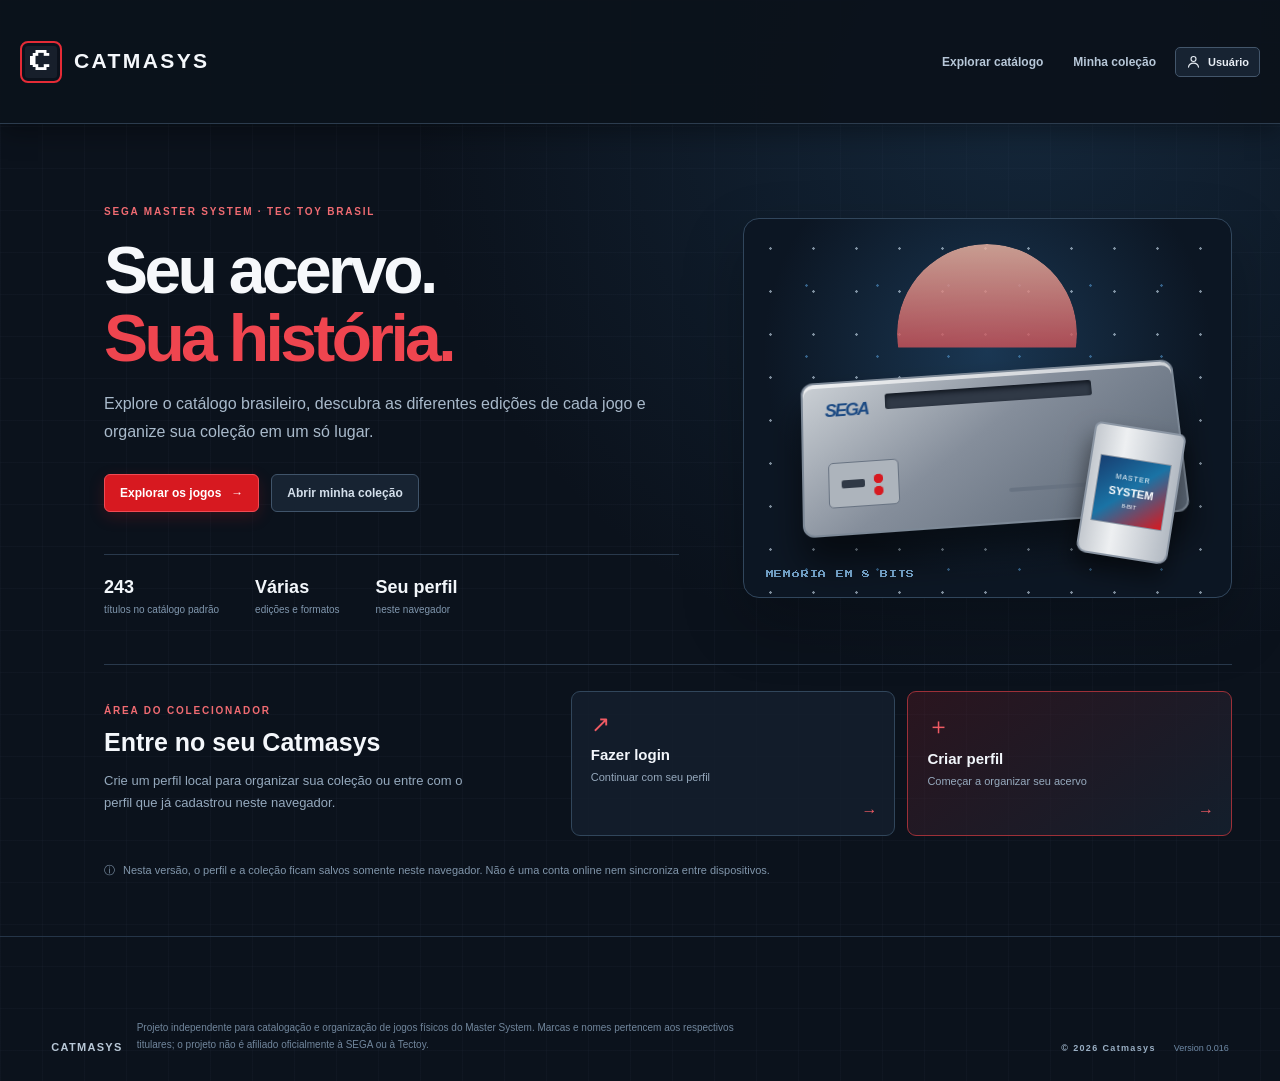
<file: index.html>
<!doctype html>
<html lang="pt-BR">
<head>
<meta charset="utf-8">
<meta name="viewport" content="width=device-width,initial-scale=1">
<title>Catmasys</title>
<link rel="icon" type="image/svg+xml" href="assets/catmasys-icon.svg?v=016">
<link rel="stylesheet" href="css/style.css"><link rel="stylesheet" href="css/catmasys-ui.css">
</head>
<body class="home-page">
<header class="topbar home-topbar">
  <a class="brand-home" href="index.html" aria-label="Catmasys — início"><span class="brand-mark">C</span><span><strong>CATMASYS</strong></span></a>
  <nav class="home-nav"><a href="catalogo.html">Explorar catálogo</a><a href="minha_colecao.html">Minha coleção</a><a class="user-btn" href="perfil.html" id="user-button"><svg viewBox="0 0 24 24" aria-hidden="true"><circle cx="12" cy="8" r="4"></circle><path d="M4 21c.6-4.4 3.3-6.5 8-6.5s7.4 2.1 8 6.5"></path></svg><span class="user-button-label">Usuário</span></a></nav>
</header>
<main class="landing-main">
  <section class="landing-hero">
    <div class="landing-copy">
      <span class="eyebrow">SEGA MASTER SYSTEM · TEC TOY BRASIL</span>
      <h1>Seu acervo.<br><span>Sua história.</span></h1>
      <p>Explore o catálogo brasileiro, descubra as diferentes edições de cada jogo e organize sua coleção em um só lugar.</p>
      <div class="landing-actions"><a class="primary-action" href="catalogo.html">Explorar os jogos <span aria-hidden="true">→</span></a><a class="secondary-action" href="minha_colecao.html">Abrir minha coleção</a></div>
      <div class="landing-stats"><div><strong>243</strong><span>títulos no catálogo padrão</span></div><div><strong>Várias</strong><span>edições e formatos</span></div><div><strong>Seu perfil</strong><span>neste navegador</span></div></div>
    </div>
    <div class="landing-console-art" aria-hidden="true">
      <div class="art-stars"></div><div class="art-sun"></div>
      <div class="art-console"><div class="console-logo">SEGA</div><div class="console-slot"></div><div class="console-pad"><i></i><b></b><b></b></div><div class="console-line"></div></div>
      <div class="art-cartridge"><div class="cart-label"><span>MASTER</span><strong>SYSTEM</strong><i>8-BIT</i></div></div>
      <span class="art-caption">MEMÓRIA EM 8 BITS</span>
    </div>
  </section>
  <section class="landing-access">
    <div class="access-intro"><span class="eyebrow">ÁREA DO COLECIONADOR</span><h2>Entre no seu Catmasys</h2><p>Crie um perfil local para organizar sua coleção ou entre com o perfil que já cadastrou neste navegador.</p></div>
    <div class="access-cards">
      <a class="access-card" href="perfil.html?mode=login"><span class="access-icon">↗</span><strong>Fazer login</strong><span>Continuar com seu perfil</span><span class="access-arrow">→</span></a>
      <a class="access-card access-card-primary" href="perfil.html?mode=create"><span class="access-icon">＋</span><strong>Criar perfil</strong><span>Começar a organizar seu acervo</span><span class="access-arrow">→</span></a>
    </div>
    <p class="local-note"><span aria-hidden="true">ⓘ</span> Nesta versão, o perfil e a coleção ficam salvos somente neste navegador. Não é uma conta online nem sincroniza entre dispositivos.</p>
  </section>
</main>
<footer class="home-footer"><div class="footer-brand">CATMASYS</div><div class="footer-legal">Projeto independente para catalogação e organização de jogos físicos do Master System. Marcas e nomes pertencem aos respectivos titulares; o projeto não é afiliado oficialmente à SEGA ou à Tectoy.</div><div class="footer-meta"><span>© 2026 Catmasys</span><span class="site-version">Version 0.016</span></div></footer>
<script src="js/perfil.js"></script>
</body>
</html>
</file>
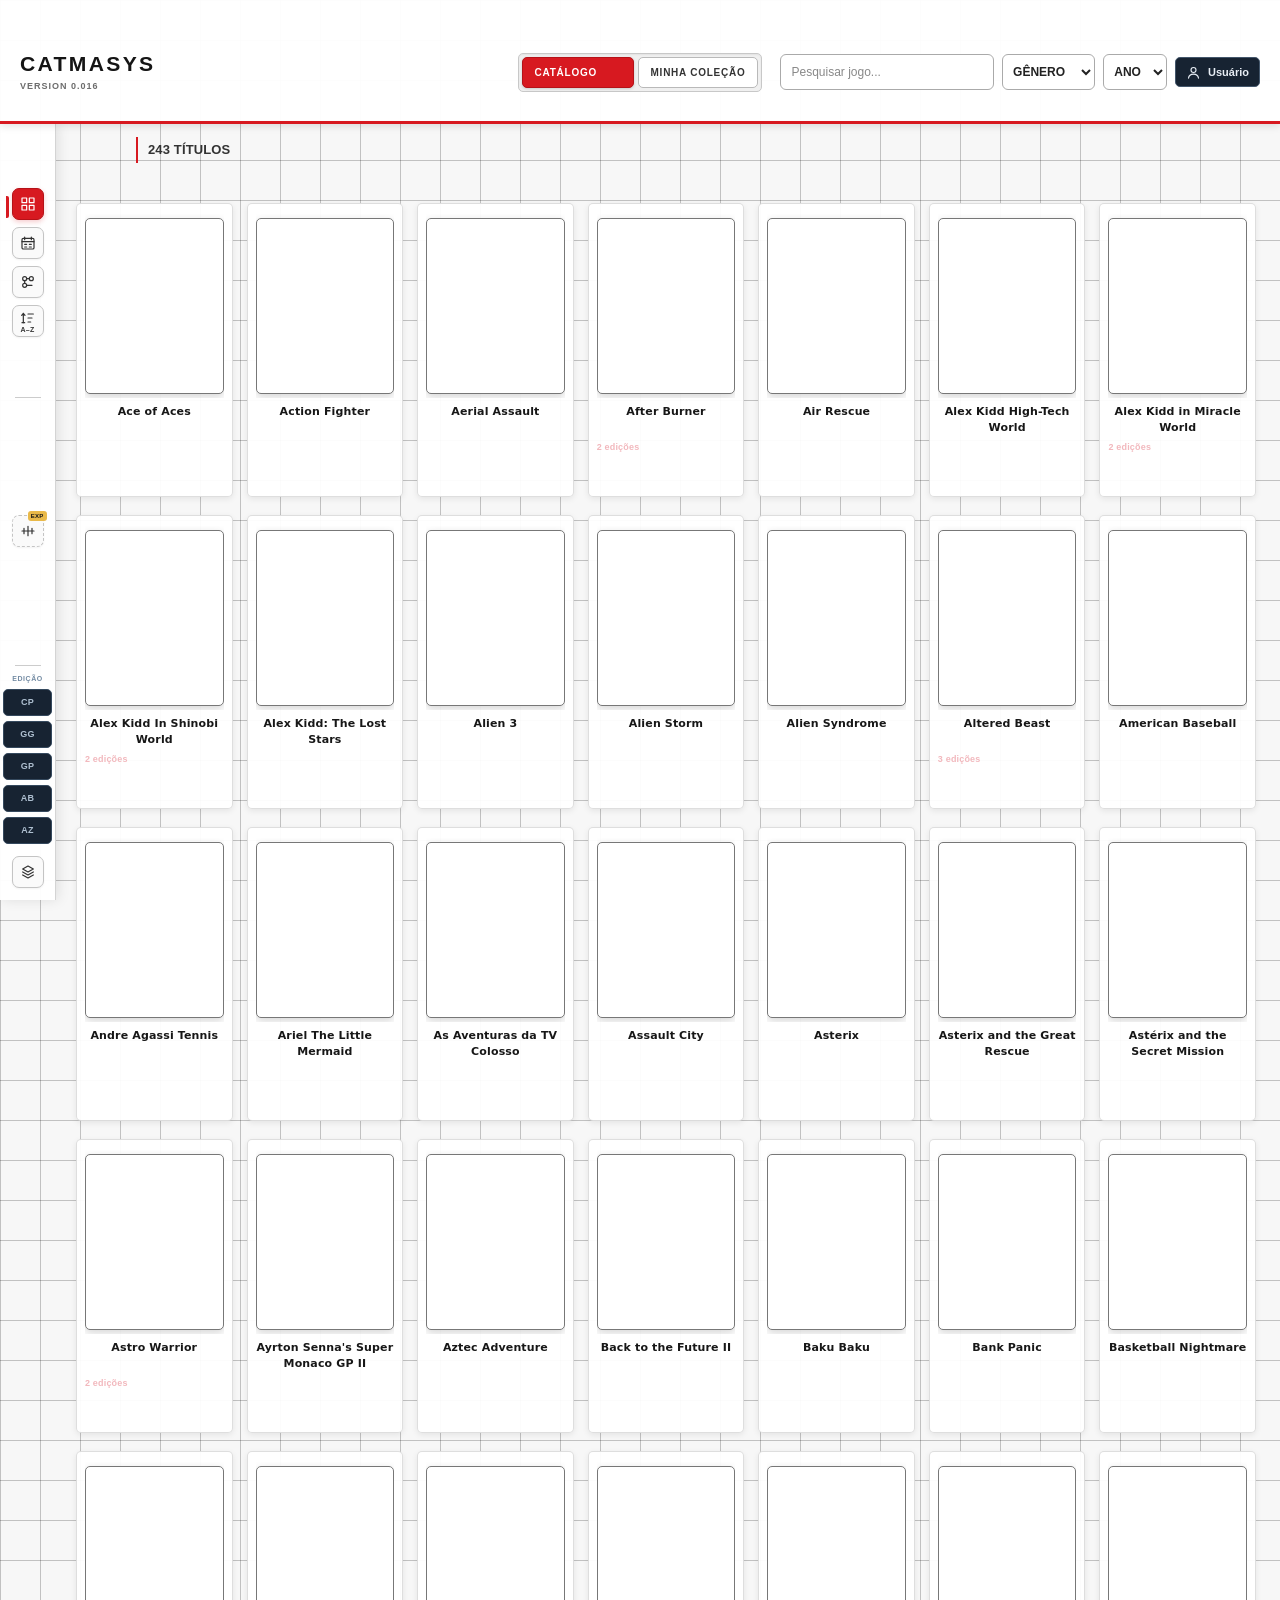
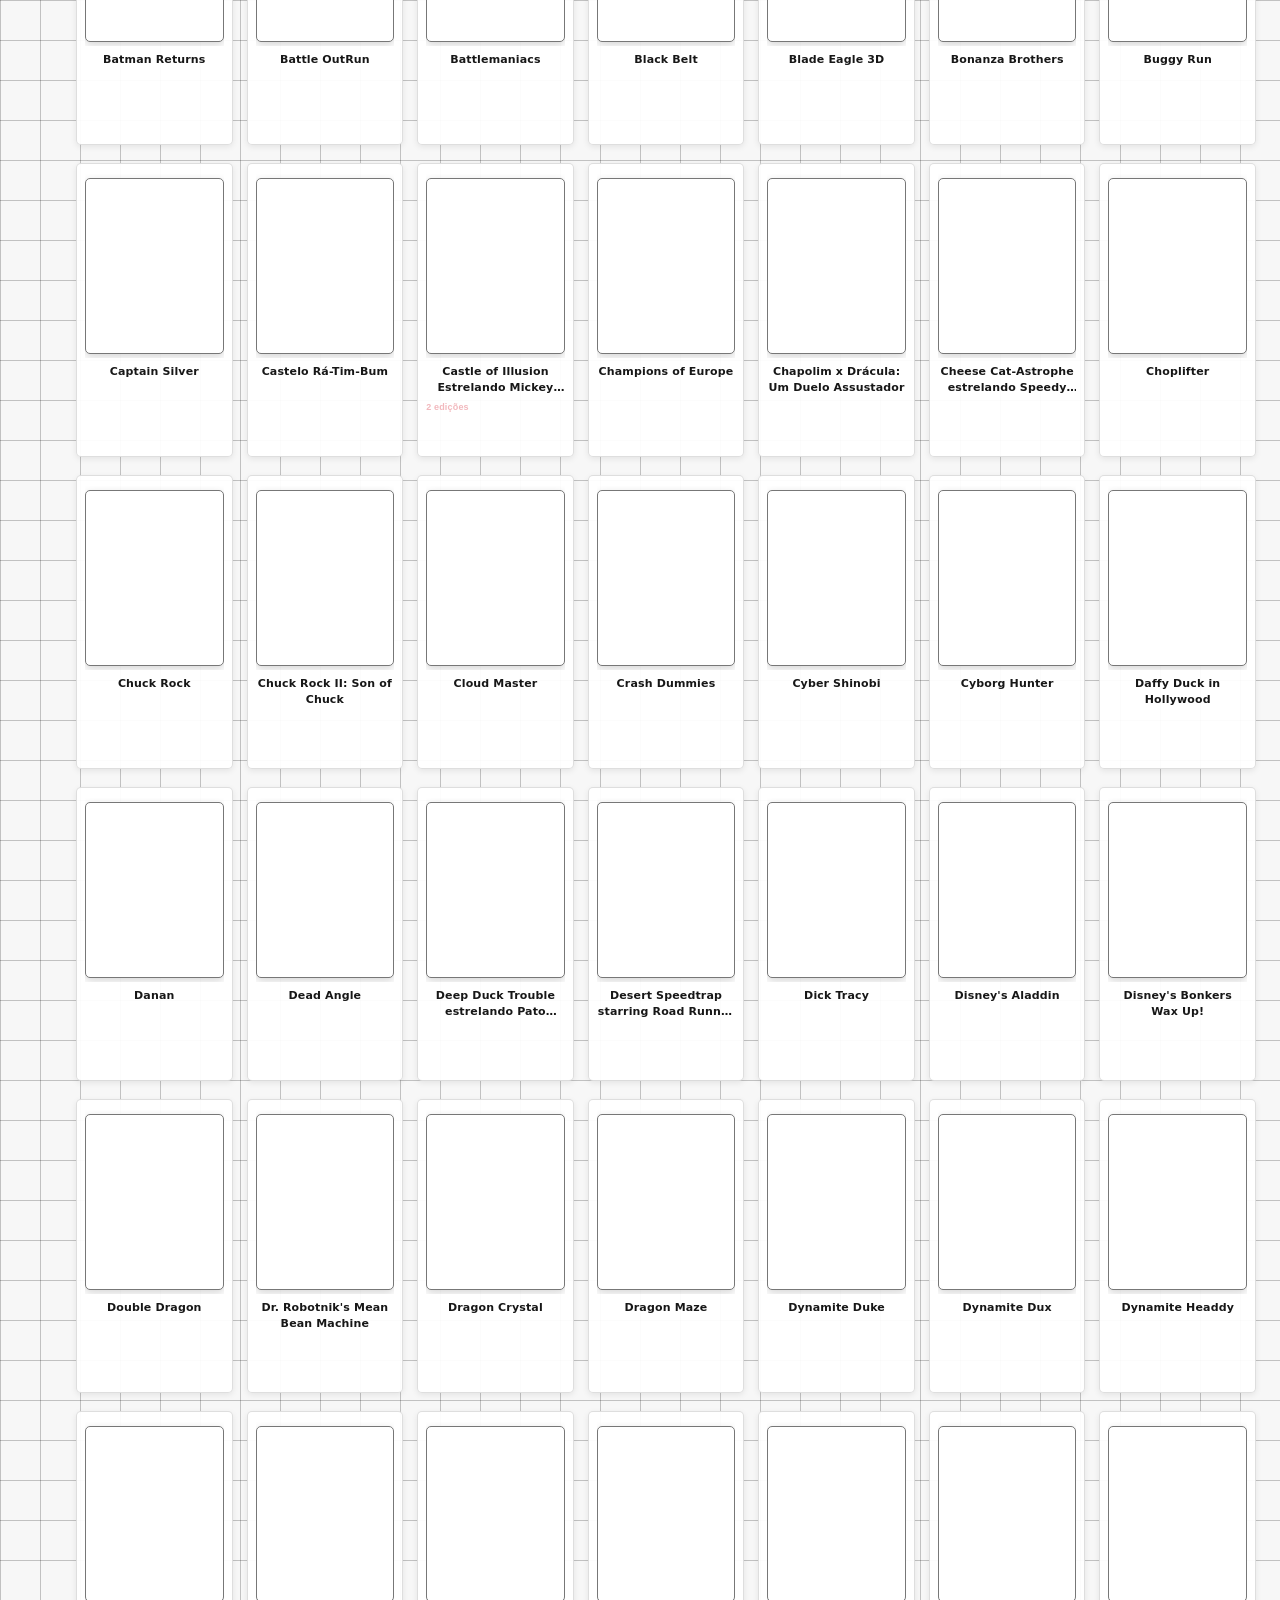
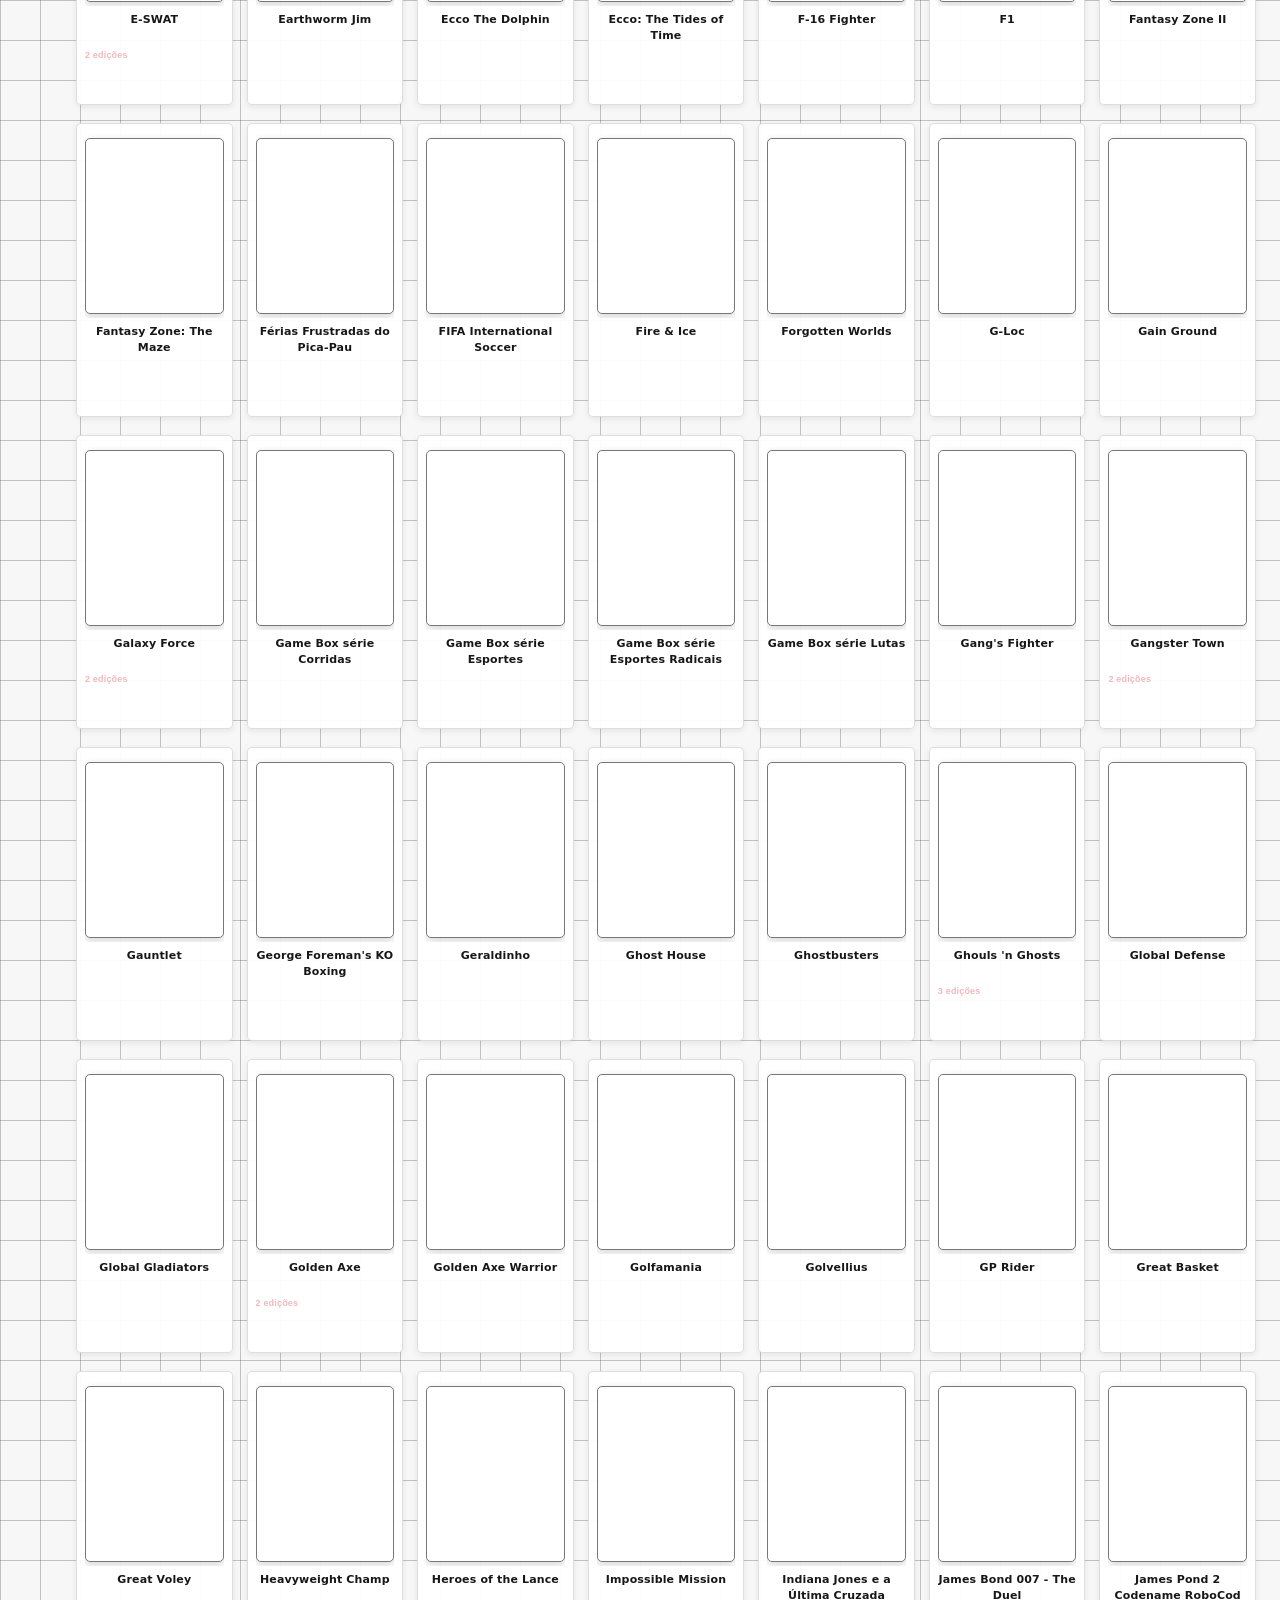
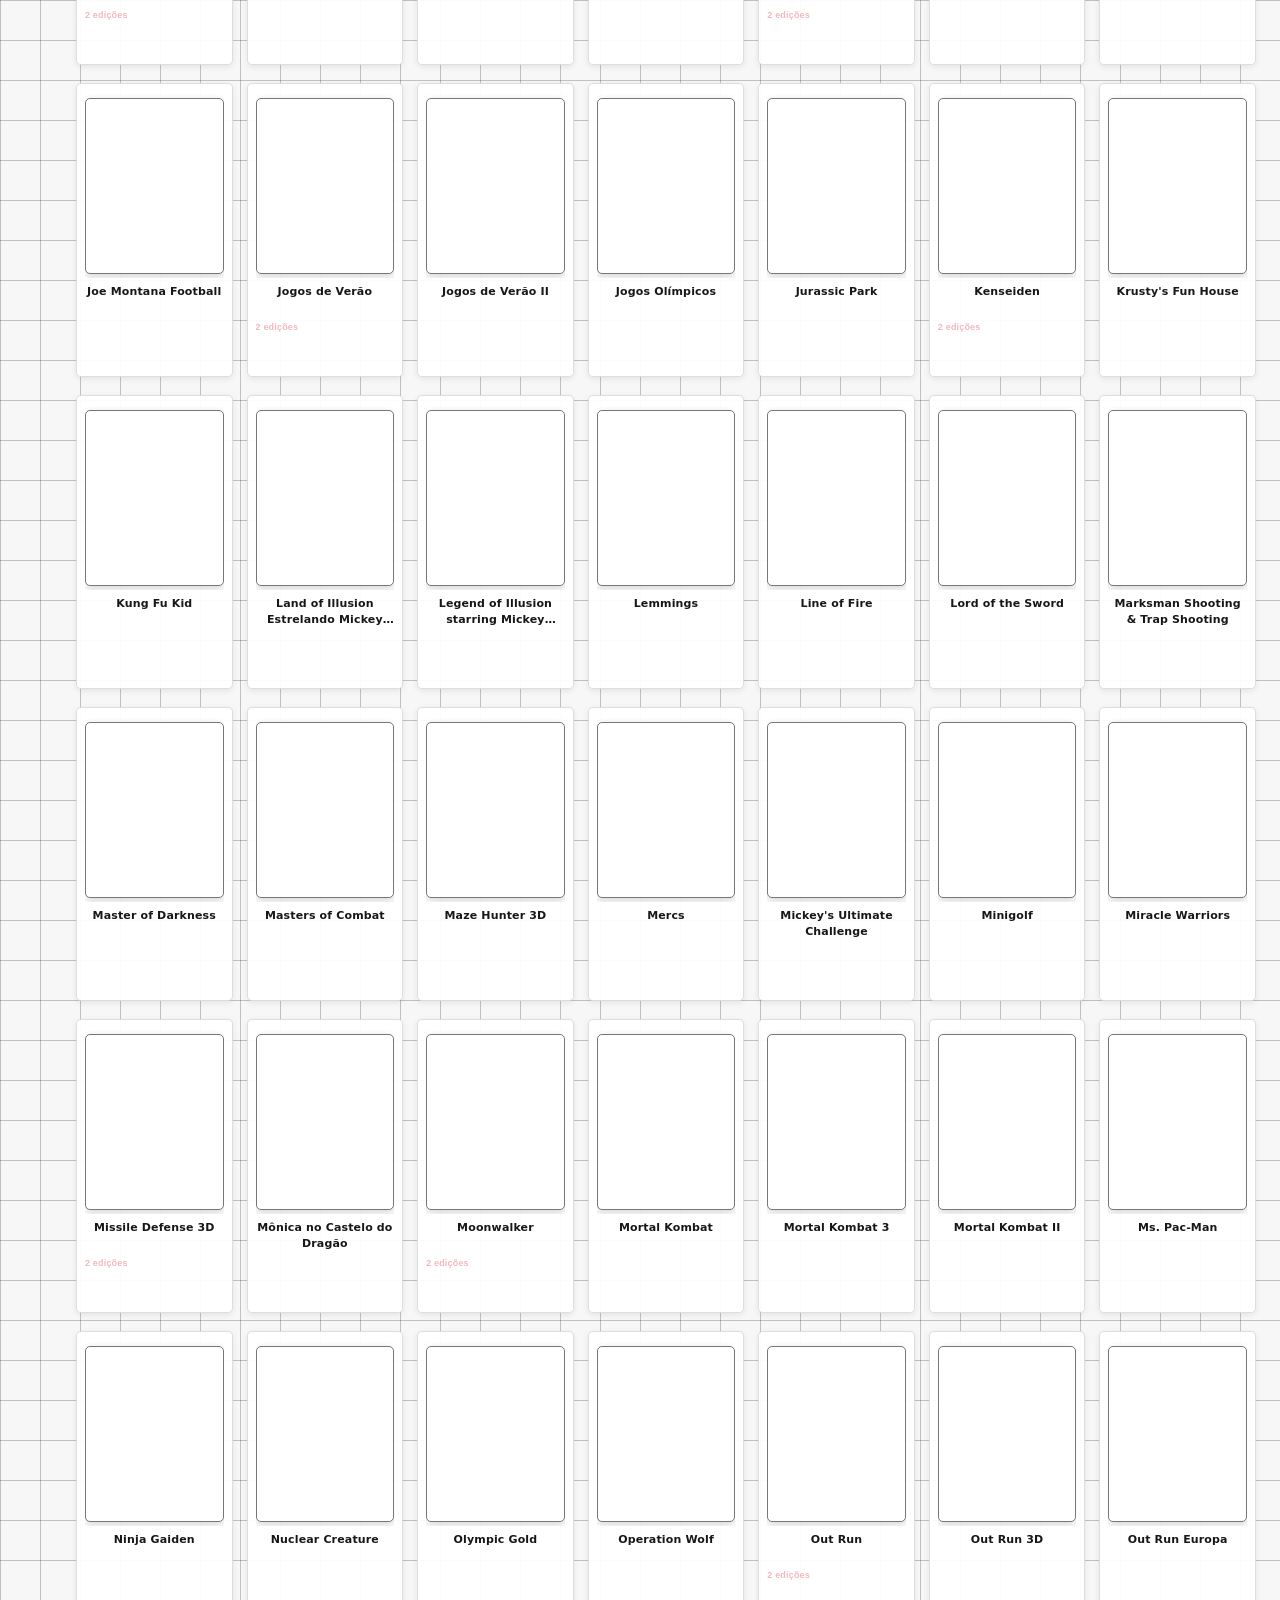
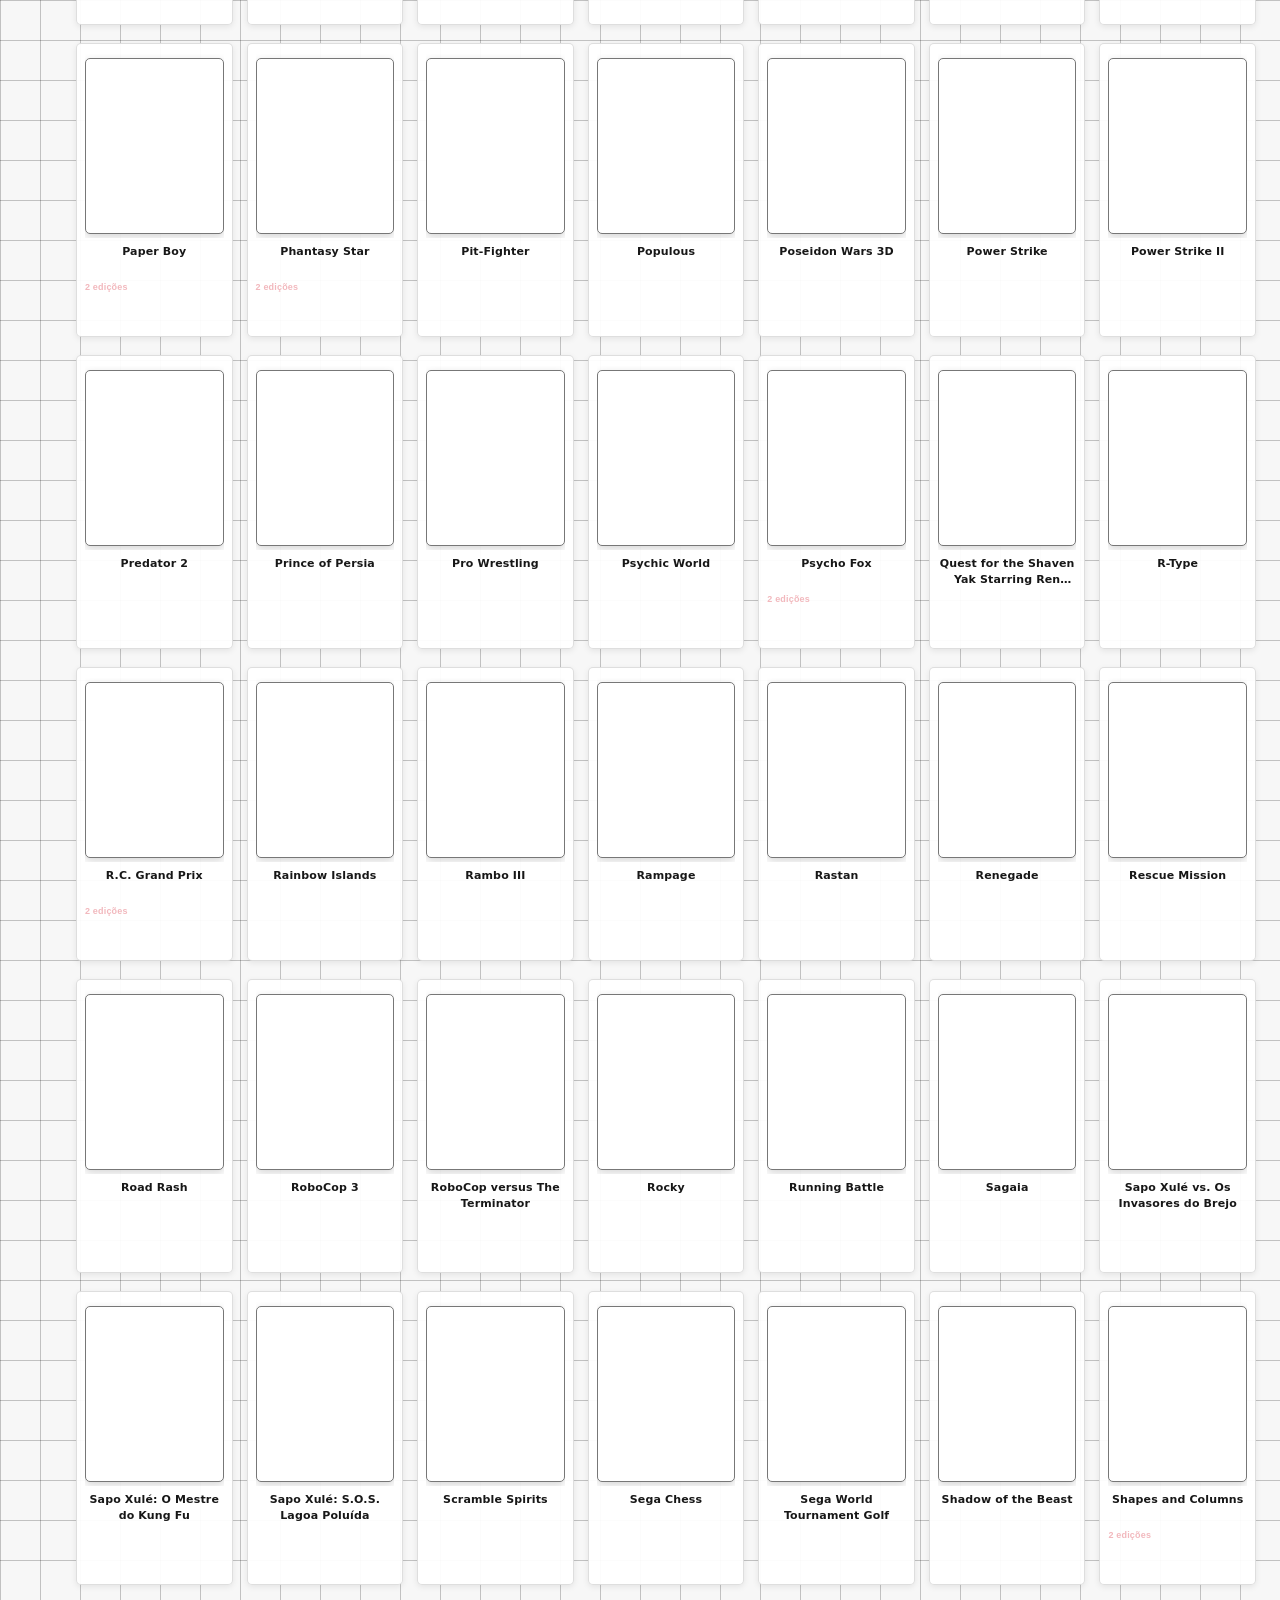
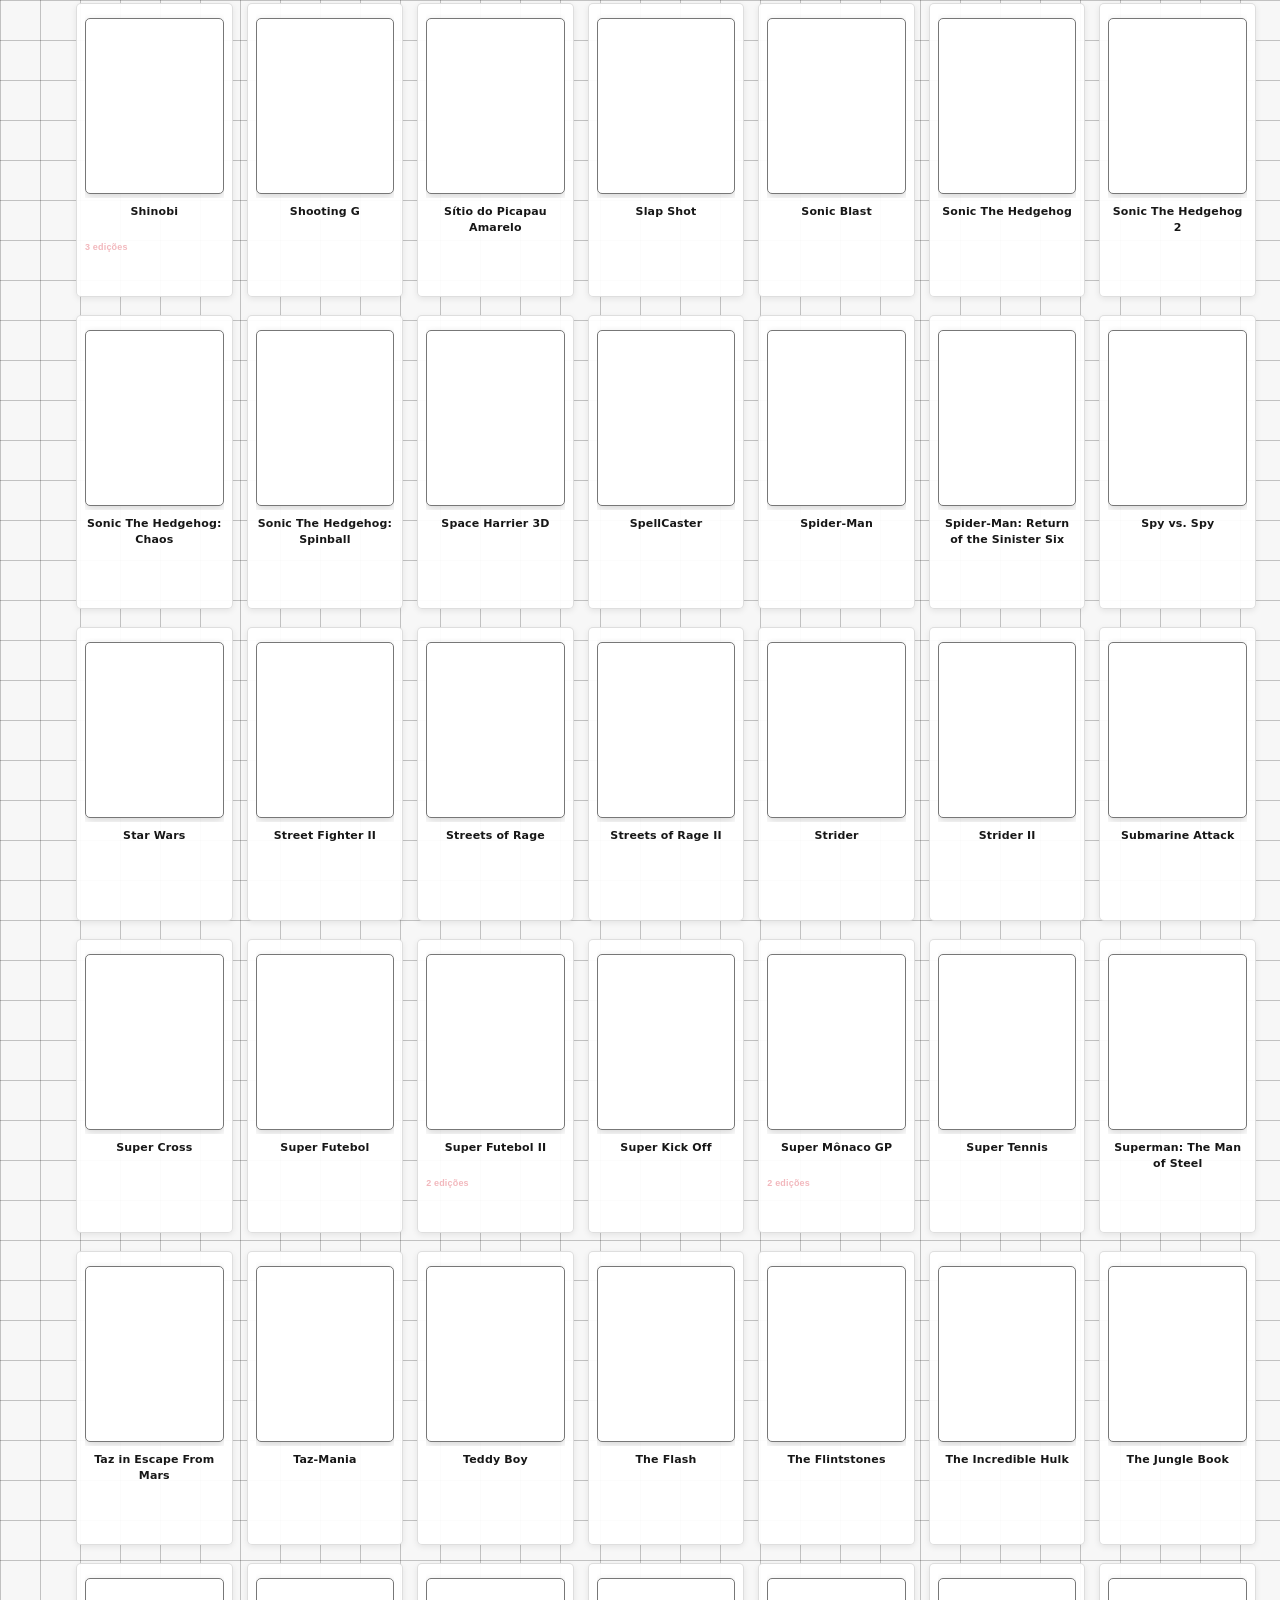
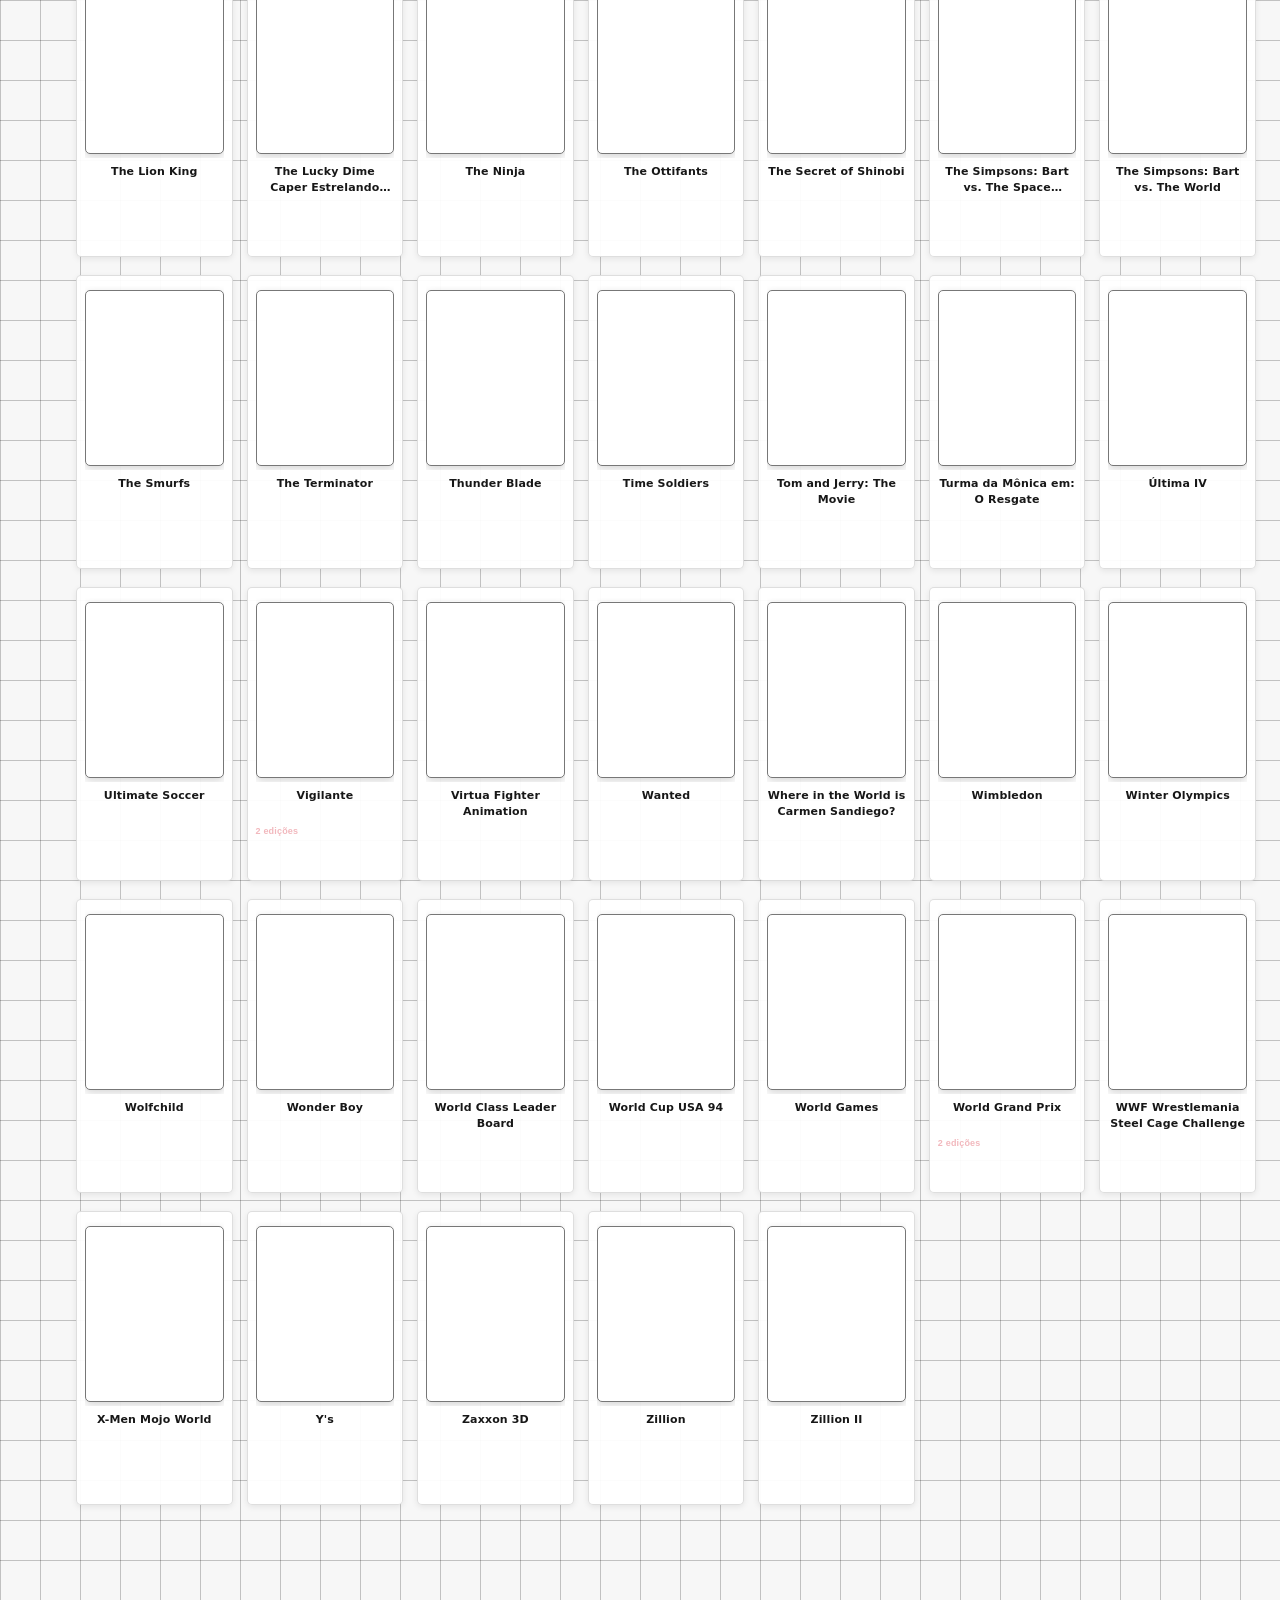
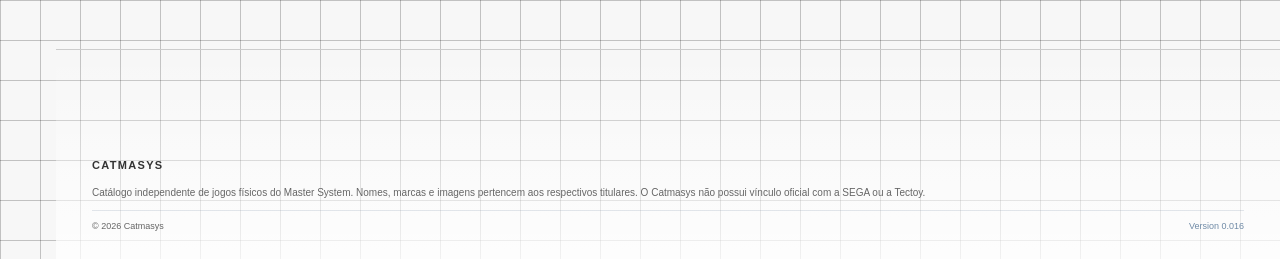
<file: catalogo.html>
<!doctype html><html lang="pt-BR"><head><meta charset="utf-8"><meta name="viewport" content="width=device-width,initial-scale=1"><title>Catmasys</title><link rel="icon" type="image/svg+xml" href="assets/catmasys-icon.svg?v=016"><link rel="stylesheet" href="css/style.css"><link rel="stylesheet" href="css/skin_spaceharrier.css"><link rel="stylesheet" href="css/catmasys-ui.css"></head><body><header class="topbar"><div><h1><a class="header-brand-link" href="index.html">CATMASYS</a></h1><span class="site-version header-version">Version 0.016</span></div><nav class="mode-switch"><a class="mode-btn active" href="catalogo.html">CATÁLOGO</a><a class="mode-btn" href="minha_colecao.html">MINHA COLEÇÃO</a></nav><div class="catalog-header-controls"><input id="search" type="search" placeholder="Pesquisar jogo..." autocomplete="off"><select id="genre-filter"><option value="">GÊNERO</option></select><select id="year-filter"><option value="">ANO</option></select><a class="user-btn" href="perfil.html" id="user-button" title="Perfil e acesso"><svg viewBox="0 0 24 24" aria-hidden="true"><circle cx="12" cy="8" r="4"></circle><path d="M4 21c.6-4.4 3.3-6.5 8-6.5s7.4 2.1 8 6.5"></path></svg><span class="user-button-label">Usuário</span></a></div><div id="catalog-filters" class="catalog-filters">
    <div id="catalogs" aria-label="Catálogo regional">
        <button class="active" data-cat="BR" title="Catálogo do Brasil" aria-label="Catálogo do Brasil"><img src="assets/flags/br.svg" alt="Brasil"></button>
    </div>
</div></header><aside id="view-menu" class="view-menu" aria-label="Modos de visualização">
  <div class="view-rail-group primary-view-modes" aria-label="Modos principais">
    <button class="view-mode active" data-view="thumbs" title="Miniaturas" aria-label="Miniaturas"><svg viewBox="0 0 24 24" aria-hidden="true"><rect x="3" y="3" width="7" height="7"/><rect x="14" y="3" width="7" height="7"/><rect x="3" y="14" width="7" height="7"/><rect x="14" y="14" width="7" height="7"/></svg></button>
    <button class="view-mode" data-view="year" title="Cronológico — agrupar por ano" aria-label="Cronológico, agrupar por ano"><svg viewBox="0 0 24 24" aria-hidden="true"><rect x="3" y="5" width="18" height="16" rx="2"/><path d="M7 3v4M17 3v4M3 10h18M7 14h3M14 14h3M7 18h3M14 18h3"/></svg></button>
    <button class="view-mode" data-view="genre" title="Agrupar por gênero" aria-label="Agrupar por gênero"><svg viewBox="0 0 24 24" aria-hidden="true"><circle cx="7" cy="7" r="3"/><circle cx="17" cy="7" r="3"/><circle cx="7" cy="17" r="3"/><path d="M10 7h4M7 10v4M10 17h8"/></svg></button>
    <button id="alphabetic-toggle" class="view-mode alphabetic-toggle" type="button" data-direction="az" title="Ordenar alfabeticamente de A a Z" aria-label="Ordenar de A a Z" aria-pressed="false"><svg viewBox="0 0 24 24" aria-hidden="true"><path d="M5 19V5m0 0L2.5 8M5 5l2.5 3M12 6h8M12 12h6M12 18h4"/><path d="M3 19h4"/></svg><span class="alpha-indicator">A–Z</span></button>
  </div>
  <div class="view-rail-separator"></div>
  <div class="view-rail-group experimental-view-mode" aria-label="Modo experimental"><button class="view-mode timeline-mode" data-view="timeline" title="Linha do Tempo — modo experimental" aria-label="Linha do Tempo, modo experimental"><svg viewBox="0 0 24 24" aria-hidden="true"><path d="M3 12h18"/><path d="M6 8v8M12 5v14M18 8v8"/></svg></button></div>
  <div class="view-rail-separator"></div>
  <section class="edition-rail" aria-label="Filtrar por edição"><div class="edition-rail-title">EDIÇÃO</div><div id="editions"><button data-edition="CP" title="Filtrar edição CP">CP</button><button data-edition="GG" title="Filtrar edição GG">GG</button><button data-edition="GP" title="Filtrar edição GP">GP</button><button data-edition="AB" title="Filtrar edição AB">AB</button><button data-edition="AZ" title="Filtrar edição AZ">AZ</button></div></section>
  <div class="skin-controls"><button type="button" class="view-mode skin-menu-trigger" id="skin-menu-trigger" aria-expanded="false" aria-controls="skin-menu" title="Escolher skin" aria-label="Escolher skin"><svg viewBox="0 0 24 24" aria-hidden="true"><path d="M4 7.5 12 3l8 4.5-8 4.5-8-4.5Z"/><path d="m4 12 8 4.5 8-4.5M4 16.5 12 21l8-4.5"/></svg></button><div class="skin-menu" id="skin-menu" aria-label="Skins disponíveis" hidden><button type="button" data-skin="default" aria-pressed="true">Default</button><button type="button" data-skin="dark" aria-pressed="false">Escuro</button><button type="button" data-skin="space-harrier" aria-pressed="false">Space Harrier</button></div></div>
</aside><main><div class="toolbar"><span id="count"></span></div><section id="grid" class="grid"></section></main><footer class="site-footer" aria-label="Informações do site"><div class="footer-brand">CATMASYS</div><div class="footer-legal">Catálogo independente de jogos físicos do Master System. Nomes, marcas e imagens pertencem aos respectivos titulares. O Catmasys não possui vínculo oficial com a SEGA ou a Tectoy.</div><div class="footer-meta"><span>© 2026 Catmasys</span><span class="site-version">Version 0.016</span></div></footer><script src="js/games_br.js"></script><script src="js/app_catalogo.js"></script><script src="js/skin_spaceharrier.js"></script><script src="js/perfil.js"></script></body></html>
</file>
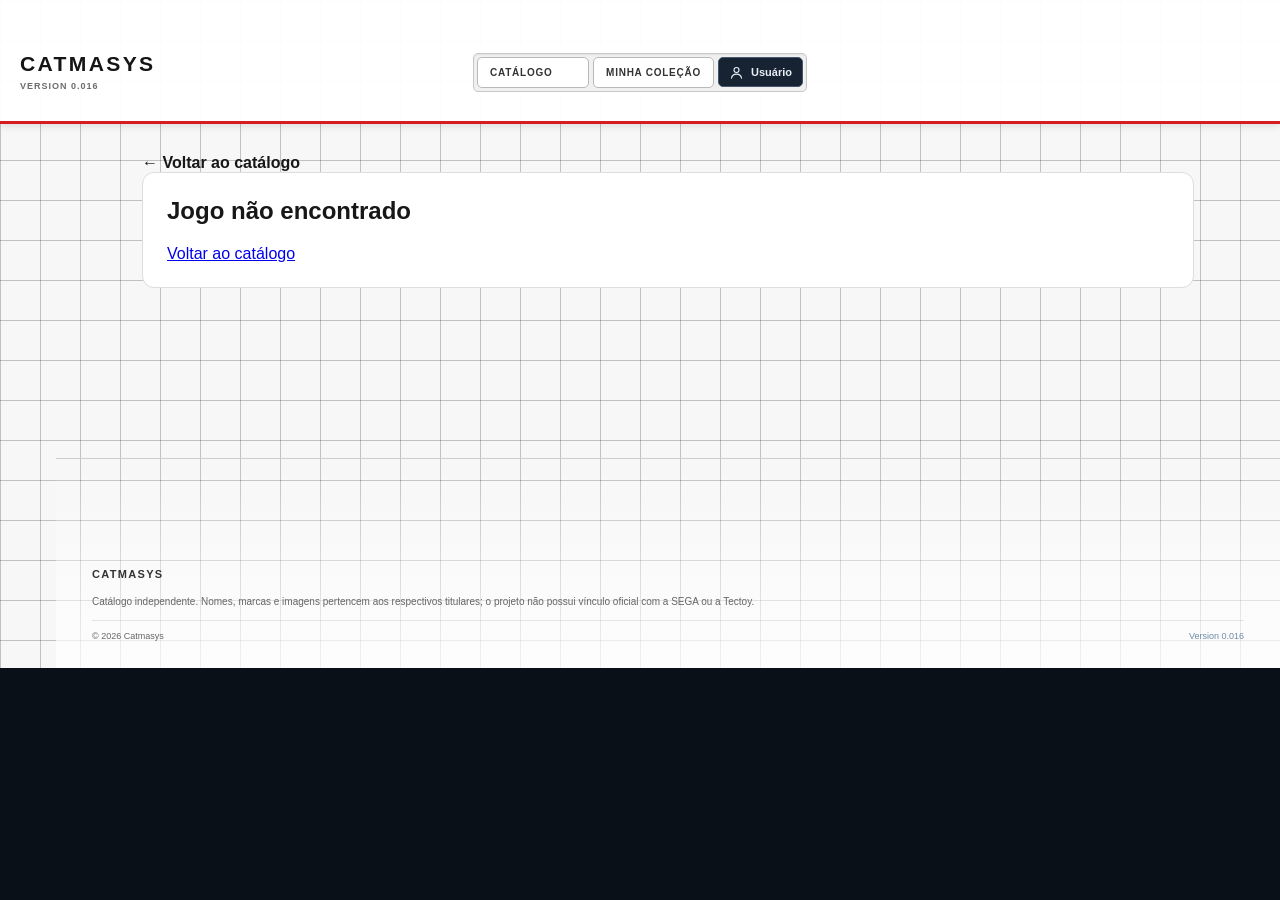
<file: jogo.html>
<!doctype html><html lang="pt-BR"><head><meta charset="utf-8"><meta name="viewport" content="width=device-width,initial-scale=1"><title>Catmasys</title><link rel="stylesheet" href="css/style.css"><link rel="stylesheet" href="css/skin_spaceharrier.css"><link rel="stylesheet" href="css/catmasys-ui.css"><link rel="icon" type="image/svg+xml" href="assets/catmasys-icon.svg?v=016"></head><body><header class="topbar"><div><h1><a href="index.html" class="header-brand-link">CATMASYS</a></h1><span class="site-version header-version">Version 0.016</span></div><nav class="mode-switch"><a class="mode-btn" href="catalogo.html">CATÁLOGO</a><a class="mode-btn" href="minha_colecao.html">MINHA COLEÇÃO</a><a class="user-btn" href="perfil.html" id="user-button"><svg viewBox="0 0 24 24" aria-hidden="true"><circle cx="12" cy="8" r="4"></circle><path d="M4 21c.6-4.4 3.3-6.5 8-6.5s7.4 2.1 8 6.5"></path></svg><span class="user-button-label">Usuário</span></a></nav></header><main><div class="detail"><a class="back" href="catalogo.html">&larr; Voltar ao catálogo</a><div id="detail"></div></div></main><footer class="site-footer detail-footer" aria-label="Informações do site"><div class="footer-brand">CATMASYS</div><div class="footer-legal">Catálogo independente. Nomes, marcas e imagens pertencem aos respectivos titulares; o projeto não possui vínculo oficial com a SEGA ou a Tectoy.</div><div class="footer-meta"><span>© 2026 Catmasys</span><span class="site-version">Version 0.016</span></div></footer><script src="js/games_br.js"></script><script src="js/app.js"></script><script src="js/skin_spaceharrier.js"></script><script src="js/perfil.js"></script></body></html>
</file>
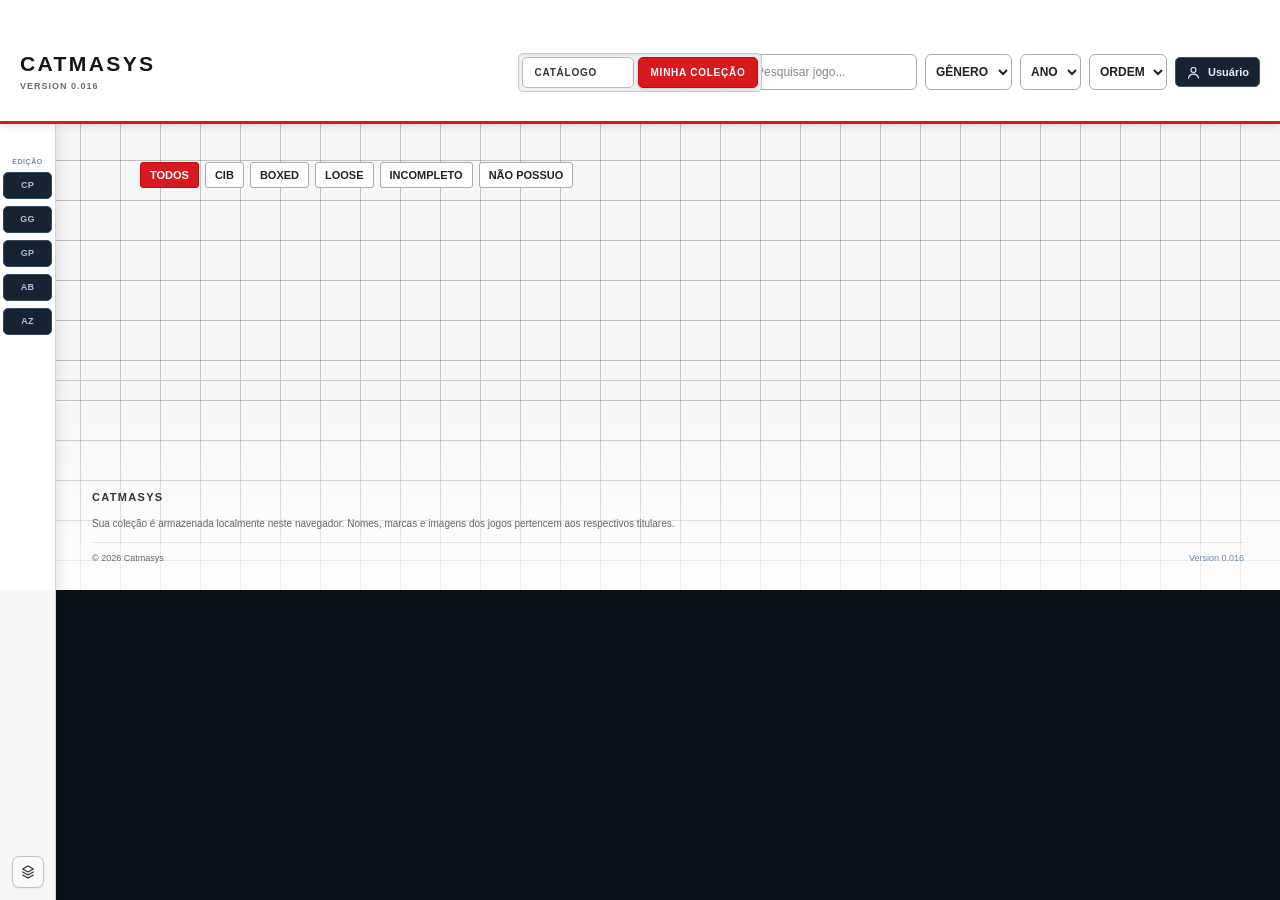
<file: minha_colecao.html>
<!doctype html>
<html lang="pt-BR">
<head>
<meta charset="utf-8">
<meta name="viewport" content="width=device-width,initial-scale=1">
<title>Catmasys</title><link rel="icon" type="image/svg+xml" href="assets/catmasys-icon.svg?v=016">
<link rel="stylesheet" href="css/style.css"><link rel="stylesheet" href="css/skin_spaceharrier.css"><link rel="stylesheet" href="css/catmasys-ui.css">
</head>
<body>
<header class="topbar">
  <div><h1><a class="header-brand-link" href="index.html">CATMASYS</a></h1><span class="site-version header-version">Version 0.016</span></div>
  <nav class="mode-switch">
    <a class="mode-btn" href="catalogo.html">CATÁLOGO</a>
    <a class="mode-btn active" href="minha_colecao.html">MINHA COLEÇÃO</a>
  </nav>
  <div class="catalog-header-controls"><input id="search" type="search" placeholder="Pesquisar jogo..." autocomplete="off"><select id="genre-filter"><option value="">GÊNERO</option></select><select id="year-filter"><option value="">ANO</option></select><select id="sort-filter"><option value="default">ORDEM</option><option value="az">A-Z</option><option value="za">Z-A</option></select><a class="user-btn" href="perfil.html" id="user-button" title="Perfil e acesso"><svg viewBox="0 0 24 24" aria-hidden="true"><circle cx="12" cy="8" r="4"></circle><path d="M4 21c.6-4.4 3.3-6.5 8-6.5s7.4 2.1 8 6.5"></path></svg><span class="user-button-label">Usuário</span></a></div>
</header>
<aside id="view-menu" class="view-menu edition-menu" aria-label="Filtros e skins">
  <section class="edition-rail" aria-label="Filtrar por edição">
    <div class="edition-rail-title">EDIÇÃO</div>
    <div id="editions">
      <button data-edition="CP" title="Filtrar edição CP">CP</button>
      <button data-edition="GG" title="Filtrar edição GG">GG</button>
      <button data-edition="GP" title="Filtrar edição GP">GP</button>
      <button data-edition="AB" title="Filtrar edição AB">AB</button>
      <button data-edition="AZ" title="Filtrar edição AZ">AZ</button>
    </div>
  </section>
  <div class="skin-controls"><button type="button" class="view-mode skin-menu-trigger" id="skin-menu-trigger" aria-expanded="false" aria-controls="skin-menu" title="Escolher skin" aria-label="Escolher skin"><svg viewBox="0 0 24 24" aria-hidden="true"><path d="M4 7.5 12 3l8 4.5-8 4.5-8-4.5Z"/><path d="m4 12 8 4.5 8-4.5M4 16.5 12 21l8-4.5"/></svg></button><div class="skin-menu" id="skin-menu" aria-label="Skins disponíveis" hidden><button type="button" data-skin="default" aria-pressed="true">Default</button><button type="button" data-skin="dark" aria-pressed="false">Escuro</button><button type="button" data-skin="space-harrier" aria-pressed="false">Space Harrier</button></div></div>
</aside>
<main>
  <div class="collection-toolbar">
    <div class="collection-counts">
      <span id="collection-count"></span>
      <span id="collection-status"></span>
    </div>
    <div id="collection-filters" class="collection-filters">
      <button class="active" data-status="TODOS">TODOS</button>
      <button data-status="CIB">CIB</button>
      <button data-status="BOXED">BOXED</button>
      <button data-status="LOOSE">LOOSE</button>
      <button data-status="INCOMPLETO">INCOMPLETO</button>
      <button data-status="NAO_POSSUO">NÃO POSSUO</button>
    </div>
  </div>
  <div id="collection-tag-filters" class="collection-tag-filters" aria-label="Filtrar por características dos jogos"></div>
  <section id="collection-grid" class="collection-grid"></section>
<dialog id="collection-status-dialog" class="status-dialog"><form id="collection-status-form" method="dialog"><h2>Editar item da coleção</h2><p id="status-dialog-game-name"></p><label for="collection-status-choice">Status do item</label><select id="collection-status-choice"><option value="CIB">CIB</option><option value="BOXED">Boxed</option><option value="LOOSE">Loose</option><option value="INCOMPLETO">Incompleto</option><option value="NAO_POSSUO">Não possuo</option></select><div class="dialog-actions"><button type="button" id="status-dialog-cancel" class="secondary-action">Cancelar</button><button type="submit" class="primary-action">Salvar status</button></div></form></dialog>
</main>
<footer class="site-footer" aria-label="Informações do site"><div class="footer-brand">CATMASYS</div><div class="footer-legal">Sua coleção é armazenada localmente neste navegador. Nomes, marcas e imagens dos jogos pertencem aos respectivos titulares.</div><div class="footer-meta"><span>© 2026 Catmasys</span><span class="site-version">Version 0.016</span></div></footer>
<script src="js/games_br.js"></script>
<script src="js/app_colecao.js"></script><script src="js/skin_spaceharrier.js"></script><script src="js/perfil.js"></script>
</body>
</html>
</file>
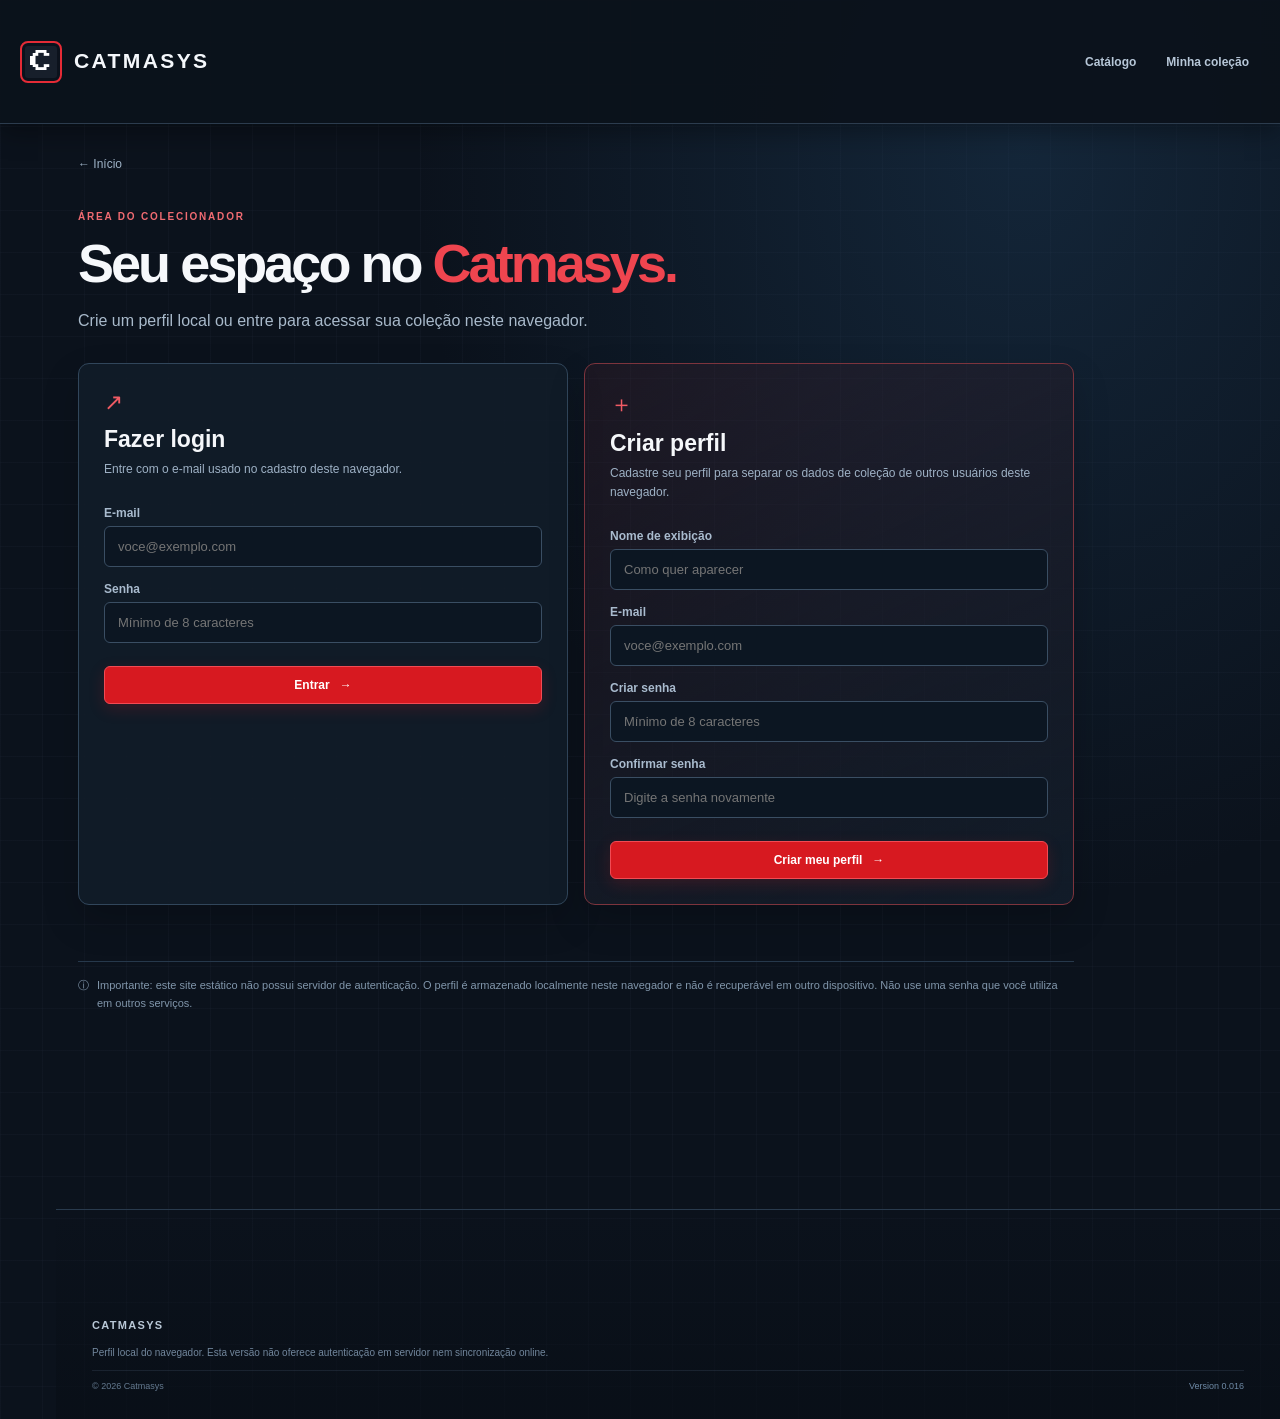
<file: perfil.html>
<!doctype html>
<html lang="pt-BR">
<head><meta charset="utf-8"><meta name="viewport" content="width=device-width,initial-scale=1"><title>Catmasys</title><link rel="icon" type="image/svg+xml" href="assets/catmasys-icon.svg?v=016"><link rel="stylesheet" href="css/style.css"><link rel="stylesheet" href="css/catmasys-ui.css"></head>
<body class="profile-page">
<header class="topbar home-topbar"><a class="brand-home" href="index.html"><span class="brand-mark">C</span><span><strong>CATMASYS</strong></span></a><nav class="home-nav"><a href="catalogo.html">Catálogo</a><a href="minha_colecao.html">Minha coleção</a></nav></header>
<main class="profile-main">
  <a class="back-home" href="index.html">← Início</a>
  <section class="profile-heading"><span class="eyebrow">ÁREA DO COLECIONADOR</span><h1>Seu espaço no <span>Catmasys.</span></h1><p>Crie um perfil local ou entre para acessar sua coleção neste navegador.</p></section>
  <section id="session-panel" class="session-panel" hidden><div><span class="session-kicker">SESSÃO ATIVA</span><h2>Olá, <span id="active-user-name"></span></h2><p>Seu perfil está ativo neste navegador.</p></div><button id="logout-btn" class="secondary-action" type="button">Sair do perfil</button><a class="primary-action" href="minha_colecao.html">Ir para minha coleção →</a></section>
  <section id="auth-panels" class="auth-panels">
    <form id="login-form" class="auth-card">
      <span class="auth-symbol">↗</span><h2>Fazer login</h2><p>Entre com o e-mail usado no cadastro deste navegador.</p>
      <label for="login-email">E-mail</label><input id="login-email" name="email" type="email" autocomplete="username" required placeholder="voce@exemplo.com">
      <label for="login-password">Senha</label><input id="login-password" name="password" type="password" autocomplete="current-password" required minlength="8" placeholder="Mínimo de 8 caracteres">
      <button class="primary-action" type="submit">Entrar <span aria-hidden="true">→</span></button>
    </form>
    <form id="create-form" class="auth-card auth-card-highlight">
      <span class="auth-symbol">＋</span><h2>Criar perfil</h2><p>Cadastre seu perfil para separar os dados de coleção de outros usuários deste navegador.</p>
      <label for="create-name">Nome de exibição</label><input id="create-name" name="name" type="text" autocomplete="name" required minlength="2" maxlength="40" placeholder="Como quer aparecer">
      <label for="create-email">E-mail</label><input id="create-email" name="email" type="email" autocomplete="email" required placeholder="voce@exemplo.com">
      <label for="create-password">Criar senha</label><input id="create-password" name="password" type="password" autocomplete="new-password" required minlength="8" placeholder="Mínimo de 8 caracteres">
      <label for="create-password-confirm">Confirmar senha</label><input id="create-password-confirm" name="password-confirm" type="password" autocomplete="new-password" required minlength="8" placeholder="Digite a senha novamente">
      <button class="primary-action" type="submit">Criar meu perfil <span aria-hidden="true">→</span></button>
    </form>
  </section>
  <p id="auth-message" class="auth-message" role="status" aria-live="polite"></p>
  <p class="local-note profile-note"><span aria-hidden="true">ⓘ</span> Importante: este site estático não possui servidor de autenticação. O perfil é armazenado localmente neste navegador e não é recuperável em outro dispositivo. Não use uma senha que você utiliza em outros serviços.</p>
</main><footer class="site-footer profile-footer" aria-label="Informações do site"><div class="footer-brand">CATMASYS</div><div class="footer-legal">Perfil local do navegador. Esta versão não oferece autenticação em servidor nem sincronização online.</div><div class="footer-meta"><span>© 2026 Catmasys</span><span class="site-version">Version 0.016</span></div></footer>
<script src="js/perfil.js"></script>
</body></html>
</file>
<file: css/style.css>
﻿* {
    box-sizing: border-box;
}

html {
    font-family: system-ui, -apple-system, "Segoe UI", Roboto, Arial, sans-serif;
    background: #f4f4f4;
    color: #171717;
}

body {
    margin: 0;
    background-color: #f7f7f7;
    background-image:
        linear-gradient(rgba(0,0,0,0.18) 1px, transparent 1px),
        linear-gradient(90deg, rgba(0,0,0,0.18) 1px, transparent 1px);
    background-size: 45px 45px;
    background-attachment: fixed;

}


/* =========================================================
   FONTE
   ========================================================= */

@font-face {
    font-family: "Press Start 2P";
    src: url("../fonts/PressStart2P-Regular.ttf") format("truetype");
    font-weight: 400;
    font-style: normal;
    font-display: swap;
}


/* =========================================================
   CABECALHO
   ========================================================= */

.topbar {
    position: sticky;
    top: 0;
    z-index: 1000;

    display: grid;
    grid-template-columns: 1fr auto;
    grid-template-rows: auto auto auto;

    align-items: center;
    column-gap: 20px;

    padding-top: 4px !important;
    padding-bottom: 4px !important;

    background: #fff;
    border-bottom: 1px solid #ddd;

    box-shadow: 0 2px 6px rgba(0,0,0,0.15);
}

.topbar > div:first-child {
    grid-column: 1;
    grid-row: 1 / 4;
    flex-shrink: 0;
}

.topbar h1 {
    margin: 0 !important;

    font-family: "Press Start 2P", monospace !important;
    font-size: 22px;
    line-height: 1.05 !important;
    letter-spacing: 0.08em;
}

.topbar p {
    margin-top: 0 !important;
    margin-bottom: 0 !important;

    color: #666;
    font-size: 13px;
    line-height: 1 !important;
}


/* =========================================================
   PESQUISA
   ========================================================= */

#search {
    grid-column: 2;
    grid-row: 2;

    width: 280px;

    margin-top: 0 !important;
    margin-bottom: 0 !important;

    padding: 8px 12px;

    border: 1px solid #ccc;
    border-radius: 6px;

    font-size: 14px;
}


/* =========================================================
   CATALOGOS E EDICOES
   ========================================================= */

#catalog-filters {
    grid-column: 2;
    grid-row: 1 / 4;

    display: contents;
}

#catalogs {
    grid-column: 2;
    grid-row: 1;

    display: flex;
    gap: 3px;
    justify-content: flex-end;

    margin-top: 0 !important;
    margin-bottom: 0 !important;
}

#editions {
    grid-column: 2;
    grid-row: 3;

    display: flex;
    gap: 5px;
    justify-content: flex-end;

    margin-top: 0 !important;
    margin-bottom: 0 !important;
}


/* Botoes de catalogo: discretos */

#catalogs button {
    border: 1px solid #ccc;
    background: #fff;
    color: #777;

    padding-top: 1px !important;
    padding-bottom: 1px !important;
    padding-left: 6px;
    padding-right: 6px;

    margin: 0;

    border-radius: 3px;

    font-size: 9px;
    line-height: 1 !important;

    height: 18px;
    min-width: 30px;

    cursor: pointer;
}

#catalogs button.active {
    background: #222;
    color: #fff;
    border-color: #222;
}

#catalogs button:disabled {
    opacity: 0.35;
    cursor: default;
}


/* Botoes de edicao: mais visiveis */

#editions button {
    border: 1px solid #ccc;
    background: #fff;
    color: #777;

    padding: 5px 9px;

    margin: 0;

    border-radius: 3px;

    font-size: 12px;
    line-height: 1.1;

    height: 26px;

    cursor: pointer;
}

#editions button.active {
    background: #222;
    color: #fff;
    border-color: #222;
}

#editions button:disabled {
    opacity: 0.35;
    cursor: default;
}


/* =========================================================
   AREA PRINCIPAL
   ========================================================= */

main {
    position: relative;
}

.toolbar {
    max-width: 1500px;
    margin: auto;
    padding: 16px 24px;

    color: #666;
    font-size: 14px;
}

#grid {
    position: relative;
    display: block !important;

    max-width: none;
    margin: 0;
    padding: 0 20px 40px;
}


/* =========================================================
   SECOES POR ANO
   ========================================================= */

.year-section {
    position: relative;

    width: 100%;
    margin-top: 36px;
}

.year-title {
    display: block;

    width: 100%;

    margin: 0 0 14px 0;
    padding: 0 0 5px 0;

    color: #111;

    font-size: 24px;
    line-height: 1.2;
    font-weight: 700;

    text-align: left;

    border-bottom: 2px solid #111 !important;
}


/* =========================================================
   LINHAS DE JOGOS
   ========================================================= */

.year-grid {
    position: relative;

    display: flex !important;
    flex-direction: column;

    align-items: center;

    gap: 34px;
}

.game-row {
    display: flex !important;

    flex-direction: row;
    flex-wrap: nowrap;

    justify-content: center;
    align-items: flex-start;

    gap: 34px;

    width: 100%;
}


/* =========================================================
   CARDS
   ========================================================= */

.card {
    width: 140px;

    padding: 0;

    display: flex;
    flex-direction: column;
    align-items: center;

    background: transparent;

    border: none;
    border-radius: 0;

    box-shadow: none;

    color: #111;

    text-decoration: none;
}


/* =========================================================
   CAPAS
   ========================================================= */

.card .thumb {
    width: 128px !important;
    height: auto !important;

    max-width: 128px !important;
    max-height: none !important;

    object-fit: unset !important;

    display: block;

    margin: 0 auto;

    border: 1px solid #111;
    border-radius: 4px;

    box-shadow: none !important;

    filter: drop-shadow(0 2px 4px rgba(0,0,0,0.38));

    background: transparent;
}


/* =========================================================
   NOMES DOS JOGOS
   ========================================================= */

.card .name {
    width: 128px;
    height: 32px;

    margin: 10px auto 0;

    color: #111;

    font-family: system-ui, -apple-system, "Segoe UI", Arial, sans-serif;

    font-size: 12px;
    line-height: 16px;

    font-weight: 600;

    text-align: center;

    letter-spacing: 0.25px;

    display: -webkit-box;

    -webkit-line-clamp: 2;
    -webkit-box-orient: vertical;

    overflow: hidden;
}


/* =========================================================
   INFORMACOES / ID
   ========================================================= */

.card .id {
    margin: 0 2px;

    color: #777;

    font-size: 12px;
}


/* =========================================================
   PAGINA DE DETALHE
   ========================================================= */

.detail {
    max-width: 1100px;

    margin: 30px auto;

    padding: 0 24px 50px;
}

.detail-card {
    display: grid;

    grid-template-columns: minmax(240px, 360px) 1fr;

    gap: 40px;

    background: #fff;

    border: 1px solid #ddd;
    border-radius: 12px;

    padding: 24px;
}

.cover {
    width: 100%;
    max-height: 650px;

    object-fit: contain;

    background: #eee;

    border-radius: 8px;
}

.info h2 {
    margin-top: 0;
}

.info-row {
    padding: 9px 0;

    border-bottom: 1px solid #eee;
}

.label {
    color: #777;

    display: inline-block;

    min-width: 140px;
}

.back {
    color: inherit;

    text-decoration: none;

    font-weight: 600;
}


/* =========================================================
   RESPONSIVIDADE
   ========================================================= */

@media (max-width: 700px) {

    .topbar {
        grid-template-columns: 1fr;
        grid-template-rows: auto;

        gap: 5px;

        padding: 8px 12px !important;
    }

    .topbar > div:first-child {
        grid-column: 1;
        grid-row: auto;
    }

    #catalogs,
    #search,
    #editions {
        grid-column: 1;
        grid-row: auto;
        justify-content: flex-start;
    }

    #search {
        width: 100%;
    }

    #catalogs {
        flex-wrap: wrap;
    }

    #editions {
        flex-wrap: wrap;
    }

    #grid {
        padding-left: 10px;
        padding-right: 10px;
    }

    .game-row {
        gap: 18px;
    }

    .detail {
        padding: 0 12px 30px;
    }

    .detail-card {
        grid-template-columns: 1fr;
        gap: 20px;

        padding: 16px;
    }
}



/* =========================================================
   IDENTIDADE VISUAL MASTER SYSTEM
   ========================================================= */

/* faixa vermelha de divisao do cabecalho */
.topbar {
    border-bottom: 4px solid #d71920 !important;
}


/* catalogos - discretos, estilo tecnico */
#catalogs button {
    border: 1px solid #999;
    background: #f7f7f7;
    color: #333;

    font-weight: 600;
}

#catalogs button.active {
    background: #111;
    color: #fff;
    border-color: #111;
}


/* edicoes - destaque vermelho */
#editions button {
    border: 1px solid #999;
    background: #fff;
    color: #222;

    font-weight: 700;
}

#editions button:hover {
    background: #eee;
}

#editions button.active {
    background: #d71920;
    color: #fff;
    border-color: #b51218;
}


/* campo de pesquisa */
#search {
    border: 1px solid #999;
    border-radius: 2px;
    background: #fff;
}

#search:focus {
    outline: none;
    border-color: #d71920;
    box-shadow: 0 0 0 1px #d71920;
}


/* titulos dos anos */
.year-title {
    border-bottom-color: #111 !important;
}


/* pequeno detalhe vermelho ao passar sobre as capas */
.card:hover .thumb {
    filter:
        drop-shadow(0 2px 4px rgba(0,0,0,0.38))
        drop-shadow(0 0 1px rgba(215,25,32,0.35));
}
/* =========================================================
   PROFUNDIDADE DAS CAPAS
   ========================================================= */

.card .thumb {
    border: 1px solid rgba(0,0,0,0.45);

    filter:
        drop-shadow(0 2px 2px rgba(0,0,0,0.18))
        drop-shadow(0 7px 9px rgba(0,0,0,0.20));

    transition:
        transform 0.18s ease,
        filter 0.18s ease;
}


/* =========================================================
   CAPA AO PASSAR O MOUSE
   ========================================================= */

.card:hover .thumb {
    transform: translateY(-4px);

    filter:
        drop-shadow(0 3px 3px rgba(0,0,0,0.20))
        drop-shadow(0 11px 13px rgba(0,0,0,0.25));
}


/* =========================================================
   NOME DO JOGO
   ========================================================= */

.card:hover .name {
    text-shadow:
        0 1px 2px rgba(0,0,0,0.18);
}

/* =========================================================
   ALTERNANCIA CATALOGO / MINHA COLECAO
   ========================================================= */
.mode-switch {
    grid-column: 2;
    grid-row: 1 / 4;
    justify-self: center;
    display: flex;
    gap: 4px;
    align-items: center;
}
.mode-btn {
    display: inline-block;
    padding: 7px 10px;
    border: 1px solid #999;
    border-radius: 3px;
    background: #fff;
    color: #222;
    text-decoration: none;
    font-size: 11px;
    font-weight: 700;
    white-space: nowrap;
}
.mode-btn.active {
    background: #d71920;
    color: #fff;
    border-color: #b51218;
}

/* =========================================================
   MINHA COLECAO
   ========================================================= */
.collection-toolbar {
    max-width: 1500px;
    margin: 0 auto;
    padding: 16px 24px;
}
.collection-counts {
    display: flex;
    gap: 18px;
    align-items: center;
    color: #555;
    font-size: 14px;
    margin-bottom: 12px;
}
.collection-filters {
    display: flex;
    gap: 6px;
    flex-wrap: wrap;
}
.collection-filters button {
    border: 1px solid #999;
    background: #fff;
    color: #222;
    padding: 6px 9px;
    border-radius: 3px;
    font-size: 11px;
    font-weight: 700;
    cursor: pointer;
}
.collection-filters button.active {
    background: #d71920;
    color: #fff;
    border-color: #b51218;
}
.collection-grid {
    display: grid;
    grid-template-columns: repeat(auto-fill, minmax(155px, 1fr));
    gap: 28px 18px;
    padding: 0 24px 50px;
    max-width: 1500px;
    margin: 0 auto;
}
.collection-card {
    min-width: 0;
    text-align: center;
}
.collection-cover-link {
    display: block;
    text-decoration: none;
}
.collection-card .thumb {
    width: 128px;
    max-width: 100%;
    border: 1px solid rgba(0,0,0,.45);
    border-radius: 4px;
    filter: drop-shadow(0 5px 7px rgba(0,0,0,.2));
    transition: transform .18s ease;
}
.collection-card:hover .thumb {
    transform: translateY(-4px);
}
.collection-name {
    margin: 9px auto 0;
    font-size: 12px;
    line-height: 16px;
    font-weight: 600;
    max-width: 145px;
}
.collection-id {
    color: #777;
    font-size: 10px;
    margin-top: 3px;
}
.collection-status-select {
    width: 130px;
    margin-top: 7px;
    padding: 5px 4px;
    border: 1px solid #999;
    border-radius: 3px;
    background: #fff;
    font-size: 11px;
}
@media (max-width: 700px) {
    .mode-switch {
        grid-column: 1;
        grid-row: auto;
        justify-self: start;
    }
    .collection-toolbar {
        padding: 12px;
    }
    .collection-grid {
        padding-left: 12px;
        padding-right: 12px;
        grid-template-columns: repeat(auto-fill, minmax(125px, 1fr));
        gap: 22px 8px;
    }
}

/* =========================================================
   CORRECAO DO HEADER: NAVEGACAO NO CENTRO
   ========================================================= */
.topbar {
    grid-template-columns: 1fr auto 1fr !important;
    grid-template-rows: auto auto auto !important;
    column-gap: 18px !important;
    padding-left: 18px;
    padding-right: 18px;
}

.topbar > div:first-child {
    grid-column: 1 !important;
    grid-row: 1 / 4 !important;
}

.mode-switch {
    grid-column: 2 !important;
    grid-row: 1 / 4 !important;
    justify-self: center !important;
    align-self: center !important;
    z-index: 20;
}

#catalog-filters {
    grid-column: 3 !important;
    grid-row: 1 / 4 !important;
}

#catalogs {
    grid-column: 3 !important;
}

#search {
    grid-column: 3 !important;
}

#editions {
    grid-column: 3 !important;
}

@media (max-width: 900px) {
    .topbar {
        grid-template-columns: 1fr !important;
        grid-template-rows: auto !important;
        gap: 7px !important;
    }

    .topbar > div:first-child,
    .mode-switch,
    #catalog-filters,
    #catalogs,
    #search,
    #editions {
        grid-column: 1 !important;
        grid-row: auto !important;
    }

    .mode-switch {
        justify-self: center !important;
    }

    #catalogs,
    #editions {
        justify-content: center !important;
    }

    #search {
        width: min(100%, 420px);
        justify-self: center;
    }
}

.catalog-header-controls{grid-column:3!important;grid-row:2!important;display:flex;align-items:center;justify-content:flex-end;gap:5px;min-width:0}.catalog-header-controls #search{grid-column:auto!important;grid-row:auto!important;width:210px}.catalog-header-controls select{height:30px;padding:0 6px;border:1px solid #999;border-radius:3px;background:#fff;color:#222;font-size:10px;font-weight:700}.catalog-header-controls #genre-filter{width:100px}.catalog-header-controls #year-filter{width:68px}.catalog-header-controls #sort-filter{width:78px}.catalog-header-controls #status-filter{width:92px}@media(max-width:900px){.catalog-header-controls{grid-column:1!important;grid-row:auto!important;justify-content:center;flex-wrap:wrap}.catalog-header-controls #search{width:min(100%,280px)}}
/* HEADER UNIFICADO: mesma altura e mesma posicao da busca nos dois modos */
.topbar{min-height:82px!important;grid-template-rows:26px 30px 26px!important;}
.topbar .catalog-header-controls{grid-column:3!important;grid-row:2!important;height:30px!important;align-self:center!important;}
.topbar .catalog-header-controls #search{height:30px!important;margin:0!important;}
.topbar #catalog-filters{grid-column:3!important;grid-row:1 / 4!important;display:contents!important;}
.topbar #catalogs{grid-column:3!important;grid-row:1!important;height:26px!important;align-items:center!important;}
.topbar #editions{grid-column:3!important;grid-row:3!important;height:26px!important;align-items:center!important;}




/* =========================================================
   CATMASYS — RAIL DE MODOS DE EXIBIÇÃO
   ========================================================= */
.view-menu{
    position:fixed;
    left:0;
    top:82px;
    bottom:0;
    z-index:900;
    width:60px;
    padding:18px 8px 12px;
    display:flex;
    flex-direction:column;
    align-items:center;
    background:rgba(255,255,255,.97);
    border-right:1px solid #d4d4d4;
    box-shadow:2px 0 12px rgba(0,0,0,.10);
}
.view-rail-group{
    display:flex;
    flex-direction:column;
    align-items:center;
    gap:8px;
}
.view-mode{
    position:relative;
    width:42px;
    height:42px;
    padding:0;
    display:flex;
    align-items:center;
    justify-content:center;
    border:1px solid #c4c4c4;
    border-radius:5px;
    background:#fafafa;
    color:#333;
    cursor:pointer;
    transition:all .16s ease;
}
.view-mode svg{
    width:21px;
    height:21px;
    fill:none;
    stroke:currentColor;
    stroke-width:1.8;
    stroke-linecap:round;
    stroke-linejoin:round;
}
.view-mode:hover{
    background:#f0f0f0;
    border-color:#999;
    transform:translateX(1px);
}
.view-mode.active{
    background:#d71920;
    border-color:#b51218;
    color:#fff;
    box-shadow:0 2px 5px rgba(215,25,32,.28);
}
.view-mode.active::before{
    content:"";
    position:absolute;
    left:-9px;
    top:8px;
    width:3px;
    height:26px;
    border-radius:0 2px 2px 0;
    background:#d71920;
}
.view-rail-separator{
    width:28px;
    height:1px;
    margin:12px 0;
    background:#d7d7d7;
}
.mode-placeholder{
    opacity:.42;
    cursor:default;
}
.mode-placeholder:hover{transform:none;background:#fafafa;border-color:#c4c4c4}
main,.toolbar{margin-left:60px}
#grid{padding-left:20px}
.thumbs-grid{
    display:grid;
    grid-template-columns:repeat(auto-fill,minmax(140px,1fr));
    justify-items:center;
    align-items:start;
    gap:34px 34px;
    width:100%;
}
.view-section{width:100%;margin-top:36px}
.view-title{
    margin:0 0 14px;
    padding:0 0 5px;
    color:#111;
    font-size:24px;
    line-height:1.2;
    font-weight:700;
    border-bottom:2px solid #111;
}
#grid .view-section:first-child{margin-top:0}
@media(max-width:700px){
    .view-menu{
        top:82px;
        width:50px;
        padding:14px 5px 10px;
    }
    .view-mode{width:38px;height:38px}
    .view-mode.active::before{left:-6px;height:22px;top:8px}
    .view-mode svg{width:19px;height:19px}
    main,.toolbar{margin-left:50px}
    #grid{padding-left:10px}
    .thumbs-grid{grid-template-columns:repeat(auto-fill,minmax(115px,1fr));gap:22px 12px}
}


/* =========================================================
   CATMASYS DESIGN SYSTEM v1 — RETRO TÉCNICO / COLEÇÃO
   Base visual consolidada: hierarquia, grid, contraste e
   navegação lateral sem transformar o catálogo em arcade.
   ========================================================= */
:root{
    --cm-red:#d71920;
    --cm-red-dark:#b51218;
    --cm-ink:#151515;
    --cm-muted:#666;
    --cm-line:#d8d8d8;
    --cm-soft:#f4f4f4;
    --cm-panel:#ffffff;
    --cm-radius:4px;
}

body{
    color:var(--cm-ink);
}

/* Cabeçalho: três zonas claras — identidade / módulo / ferramentas */
.topbar{
    height:82px !important;
    min-height:82px !important;
    padding:0 18px !important;
    border-bottom:3px solid var(--cm-red) !important;
    box-shadow:0 2px 8px rgba(0,0,0,.10) !important;
}
.topbar > div:first-child{
    display:flex;
    flex-direction:column;
    justify-content:center;
    min-width:220px;
}
.topbar h1{
    font-size:21px !important;
    letter-spacing:.10em !important;
}
.topbar p{
    margin-top:6px !important;
    color:#777 !important;
    font-size:10px !important;
    line-height:1 !important;
    letter-spacing:.14em;
    text-transform:uppercase;
}

/* Navegação principal com aspecto de módulo do sistema */
.mode-switch{
    padding:3px;
    gap:2px !important;
    background:#f0f0f0;
    border:1px solid #c8c8c8;
    border-radius:5px;
    box-shadow:inset 0 1px 2px rgba(0,0,0,.06);
}
.mode-btn{
    min-width:108px;
    padding:8px 12px !important;
    border:1px solid transparent !important;
    border-radius:3px !important;
    background:transparent !important;
    color:#555 !important;
    font-size:10px !important;
    letter-spacing:.04em;
}
.mode-btn:hover{
    color:#111 !important;
    background:#fff !important;
}
.mode-btn.active{
    background:var(--cm-red) !important;
    border-color:var(--cm-red-dark) !important;
    color:#fff !important;
    box-shadow:0 1px 3px rgba(0,0,0,.16);
}

/* Ferramentas: um único instrumento, em vez de controles soltos */
.catalog-header-controls{
    height:30px !important;
    padding:0 !important;
    gap:4px !important;
}
.catalog-header-controls #search{
    width:230px !important;
    height:30px !important;
    padding:0 10px !important;
    border:1px solid #aaa !important;
    border-radius:3px !important;
    font-size:12px !important;
    color:#222;
    background:#fff;
}
.catalog-header-controls #search::placeholder{
    color:#888;
}
.catalog-header-controls select{
    height:30px !important;
    border:1px solid #aaa !important;
    border-radius:3px !important;
    background:#fff !important;
    color:#333 !important;
    font-size:10px !important;
    font-weight:700 !important;
}
.catalog-header-controls select:focus,
.catalog-header-controls #search:focus{
    outline:none !important;
    border-color:var(--cm-red) !important;
    box-shadow:0 0 0 1px var(--cm-red) !important;
}

/* Faixa superior/inferior do catálogo: linguagem técnica */
#catalogs,
#editions{
    gap:3px !important;
}
#catalogs button,
#editions button{
    transition:background .14s ease,border-color .14s ease,color .14s ease,transform .14s ease;
}
#catalogs button:hover:not(:disabled),
#editions button:hover:not(:disabled){
    transform:translateY(-1px);
}
#editions button.active{
    box-shadow:0 1px 3px rgba(215,25,32,.22);
}

/* Contador como indicador de sistema, sem competir com as capas */
.toolbar{
    max-width:none !important;
    margin-left:60px !important;
    padding:13px 24px 8px !important;
    min-height:42px;
}
#count{
    display:inline-flex;
    align-items:center;
    min-height:24px;
    padding:0 8px;
    border-left:3px solid var(--cm-red);
    color:#555;
    background:rgba(255,255,255,.78);
    font-size:10px;
    font-weight:700;
    letter-spacing:.05em;
    text-transform:uppercase;
}

/* Rail: mais próxima de uma ferramenta profissional do que de um menu arcade */
.view-menu{
    width:58px !important;
    top:82px !important;
    padding:20px 7px 12px !important;
    background:rgba(250,250,250,.97) !important;
    border-right:1px solid #cfcfcf !important;
    box-shadow:2px 0 10px rgba(0,0,0,.07) !important;
}
.view-rail-group{gap:7px !important;}
.view-mode{
    width:40px !important;
    height:40px !important;
    border:1px solid #bdbdbd !important;
    border-radius:4px !important;
    background:#fff !important;
    color:#444 !important;
    box-shadow:0 1px 2px rgba(0,0,0,.05);
}
.view-mode svg{width:20px !important;height:20px !important;}
.view-mode:hover:not(:disabled){
    background:#f1f1f1 !important;
    border-color:#888 !important;
    transform:none !important;
}
.view-mode.active{
    background:var(--cm-red) !important;
    border-color:var(--cm-red-dark) !important;
    color:#fff !important;
    box-shadow:0 2px 5px rgba(215,25,32,.22) !important;
}
.view-mode.active::before{
    left:-8px !important;
    width:3px !important;
    height:24px !important;
    top:8px !important;
    background:var(--cm-red) !important;
}
.view-rail-separator{
    width:26px !important;
    margin:14px 0 !important;
    background:#ccc !important;
}

/* Área de conteúdo: grid mais respirado e alinhado */
#grid{
    margin-left:0 !important;
    padding:0 24px 50px 20px !important;
}
.thumbs-grid{
    grid-template-columns:repeat(auto-fill,minmax(150px,1fr)) !important;
    gap:38px 30px !important;
}
.card{
    width:150px !important;
}
.card .thumb{
    width:128px !important;
    border-radius:3px !important;
}
.card .name{
    width:138px !important;
    margin-top:9px !important;
    font-size:11px !important;
    line-height:15px !important;
    font-weight:650 !important;
    letter-spacing:.15px !important;
}
.card:hover .name{text-shadow:none !important;}

/* Separadores de ano/gênero: menos "título de página", mais índice de catálogo */
.view-section{margin-top:40px !important;}
.view-title{
    display:flex;
    align-items:center;
    gap:10px;
    margin:0 0 18px !important;
    padding:0 0 7px !important;
    color:#222 !important;
    font-size:17px !important;
    line-height:1 !important;
    font-weight:800 !important;
    letter-spacing:.02em;
    border-bottom:1px solid #aaa !important;
}
.view-title::before{
    content:"";
    width:6px;
    height:17px;
    background:var(--cm-red);
    display:inline-block;
}

/* Coleção compartilha a mesma linguagem visual */
.collection-toolbar{
    margin-left:60px !important;
    max-width:none !important;
    padding:16px 24px 12px !important;
}
.collection-counts{
    margin-bottom:10px !important;
    font-size:11px !important;
    text-transform:uppercase;
    letter-spacing:.04em;
}
.collection-grid{
    margin-left:60px !important;
    max-width:none !important;
    padding:4px 24px 50px !important;
    grid-template-columns:repeat(auto-fill,minmax(150px,1fr)) !important;
    gap:36px 26px !important;
}

@media(max-width:900px){
    .topbar{height:auto !important;min-height:82px !important;}
    .topbar > div:first-child{align-items:flex-start;}
    .mode-switch{margin:2px auto !important;}
    .catalog-header-controls{width:100%;}
    .catalog-header-controls #search{width:min(230px,45vw) !important;}
}
@media(max-width:700px){
    .view-menu{width:50px !important;}
    main,.toolbar{margin-left:50px !important;}
    .collection-toolbar,.collection-grid{margin-left:50px !important;}
    #grid{padding-left:12px !important;padding-right:12px !important;}
    .thumbs-grid{grid-template-columns:repeat(auto-fill,minmax(120px,1fr)) !important;gap:28px 10px !important;}
    .card{width:120px !important;}
    .card .thumb{width:112px !important;}
    .card .name{width:112px !important;font-size:10px !important;}
}


/* =========================================================
   REFINAMENTO DE ESPAÇAMENTO — HEADER / RAIL
   ========================================================= */
:root{
    --cm-header-h:108px;
    --cm-gap:8px;
}
.topbar{
    height:var(--cm-header-h) !important;
    min-height:var(--cm-header-h) !important;
    grid-template-rows:32px 38px 32px !important;
    padding:0 22px !important;
}
.topbar .catalog-header-controls{
    height:38px !important;
    gap:var(--cm-gap) !important;
}
.topbar .catalog-header-controls #search,
.topbar .catalog-header-controls select{
    height:32px !important;
}
.topbar #catalogs,
.topbar #editions{
    height:32px !important;
    gap:var(--cm-gap) !important;
    align-items:center !important;
}
#catalogs button{height:22px !important;min-width:32px !important;}
#editions button{height:28px !important;padding:4px 9px !important;}
.mode-switch{gap:4px !important;}
.mode-btn{min-width:112px !important;padding:8px 13px !important;}

/* Rail mais discreta, centralizada e com distância constante */
.view-menu{
    top:var(--cm-header-h) !important;
    width:56px !important;
    padding:18px 0 12px !important;
}
.view-rail-group{
    width:100%;
    align-items:center !important;
    justify-content:center !important;
    gap:var(--cm-gap) !important;
    flex:1 !important;
}
.view-mode{
    width:32px !important;
    height:32px !important;
}
.view-mode svg{width:16px !important;height:16px !important;}
.view-mode.active::before{
    left:-7px !important;
    top:7px !important;
    height:22px !important;
}
.view-rail-separator{margin:12px 0 !important;}
main,.toolbar{margin-left:56px !important;}
.toolbar{padding-top:12px !important;padding-bottom:8px !important;}

/* Barra de ano: estrutura pronta para a paleta que será definida pela referência */
.view-section[data-view-key="year"] .view-title{
    position:relative;
    min-height:42px;
    margin-bottom:18px !important;
    padding:0 16px !important;
    display:flex;
    align-items:center;
    border:2px solid #111 !important;
    background:var(--cm-year-color,#e7e7e7) !important;
    color:#111 !important;
    font-size:19px !important;
    font-weight:800 !important;
    letter-spacing:.03em;
    box-shadow:none;
}
.view-section[data-view-key="year"] .view-title::before{display:none !important;}
.view-section[data-view-key="year"] .view-title::after{
    content:"";
    position:absolute;
    left:0;right:0;bottom:-2px;
    height:2px;
    background:#111;
}

@media(max-width:700px){
    .topbar{min-height:var(--cm-header-h) !important;height:auto !important;grid-template-rows:auto !important;}
    .view-menu{top:var(--cm-header-h) !important;width:50px !important;}
    main,.toolbar{margin-left:50px !important;}
    .collection-toolbar,.collection-grid{margin-left:50px !important;}
}


/* =========================================================
   PALETA MASTER SYSTEM 1997 — BARRAS POR ANO
   Inspirada diretamente na referência 97-master-system-promo:
   verde, vermelho, amarelo/laranja, azul e magenta.
   ========================================================= */
.view-section[data-view-key="year"] .view-title{
    background:var(--cm-year-color,#e7e7e7) !important;
    color:var(--cm-year-text,#111) !important;
    border:2px solid #111 !important;
    border-radius:0 !important;
    min-height:42px !important;
    margin-bottom:18px !important;
    padding:0 16px !important;
    display:flex !important;
    align-items:center !important;
    font-size:19px !important;
    line-height:1 !important;
    font-weight:800 !important;
    letter-spacing:.03em !important;
    box-shadow:none !important;
}
.view-section[data-view-key="year"] .view-title::before{
    display:none !important;
}
.view-section[data-view-key="year"] .view-title::after{
    content:"";
    position:absolute;
    left:-2px;
    right:-2px;
    bottom:-2px;
    height:2px;
    background:#111;
}


/* =========================================================
   ESPAÇAMENTO DE RODAPÉ E RESPIRO DO GRID — VERSION 0.003
   Reserva uma área inferior para créditos e informações do site.
   ========================================================= */
#grid{
    padding-top:32px !important;
    padding-bottom:24px !important;
}
.collection-grid{
    padding-top:32px !important;
    padding-bottom:24px !important;
}
.site-footer{
    margin-left:56px;
    margin-top:110px;
    min-height:220px;
    padding:28px 24px 60px;
    box-sizing:border-box;
}
@media(max-width:700px){
    #grid{
        padding-top:24px !important;
    }
    .collection-grid{
        padding-top:24px !important;
    }
    .site-footer{
        margin-left:50px;
        margin-top:80px;
        min-height:180px;
        padding:24px 14px 48px;
    }
}


/* =========================================================
   VERSION 0.005 — REFINAMENTO DE HEADER, BARRA E REGIÕES
   ========================================================= */
:root{
    --cm-header-h:124px;
}

/* A barra de ferramentas ocupa toda a área útil do conteúdo,
   da direita da rail até a borda direita da viewport. */
.toolbar{
    width:calc(100vw - 56px) !important;
    max-width:none !important;
    box-sizing:border-box !important;
    margin-left:56px !important;
    margin-right:0 !important;
    padding:10px 24px !important;
    min-height:40px !important;
    border-bottom:1px solid #c8c8c8 !important;
    background:rgba(248,248,248,.96) !important;
    box-shadow:0 1px 4px rgba(0,0,0,.06) !important;
}

/* Bandeiras compactas no seletor de catálogos. */
#catalogs button{
    width:25px !important;
    min-width:25px !important;
    height:19px !important;
    padding:0 !important;
    font-size:0 !important;
    line-height:1 !important;
    border-radius:2px !important;
    overflow:hidden !important;
}
#catalogs button::before{
    display:block;
    font-size:15px;
    line-height:17px;
}
#catalogs button[data-cat="BR"]::before{content:"🇧🇷";}
#catalogs button[data-cat="USA"]::before{content:"🇺🇸";}
#catalogs button[data-cat="EUR"]::before{content:"🇪🇺";}
#catalogs button[data-cat="JP"]::before{content:"🇯🇵";}
#catalogs button[data-cat="KR"]::before{content:"🇰🇷";}

@media(max-width:700px){
    .toolbar{
        width:calc(100vw - 50px) !important;
        margin-left:50px !important;
        padding-left:12px !important;
        padding-right:12px !important;
    }
}


/* =========================================================
   VERSION 0.006 — BARRAS DE ANO/GÊNERO MAIS LEVES
   ========================================================= */
.view-section .view-title{
    box-sizing:border-box !important;
    width:calc(100% + 44px) !important;
    margin-left:-22px !important;
    min-height:38px !important;
    margin-bottom:18px !important;
    padding:0 22px !important;
    border:1px solid #111 !important;
    border-radius:0 !important;
    font-size:18px !important;
    line-height:1 !important;
    font-weight:700 !important;
    letter-spacing:.02em !important;
    text-rendering:geometricPrecision;
    -webkit-font-smoothing:antialiased;
    box-shadow:none !important;
}
.view-section .view-title::after{
    left:-1px !important;
    right:-1px !important;
    bottom:-1px !important;
    height:1px !important;
}


/* =========================================================
   VERSION 0.007 — CONTADOR E IDENTIFICAÇÃO DE VERSÃO
   ========================================================= */
.topbar .site-version{
    display:block;
    margin-top:6px;
    color:#d71920;
    font-family:"Press Start 2P",monospace;
    font-size:9px;
    line-height:1.2;
    letter-spacing:.04em;
    font-weight:400;
}
.toolbar{
    background:transparent !important;
    border-bottom:none !important;
    box-shadow:none !important;
    min-height:34px !important;
    padding:8px 24px 4px !important;
}
#count{
    display:inline-block;
    color:#111 !important;
    font-size:17px !important;
    line-height:1.2 !important;
    font-weight:800 !important;
    letter-spacing:.02em;
}
.collection-toolbar .collection-counts{
    font-weight:700;
}
@media(max-width:700px){
    .toolbar{padding-left:12px !important;padding-right:12px !important;}
    #count{font-size:15px !important;}
    .topbar .site-version{font-size:8px;}
}


/* =========================================================
   VERSION 0.008 — LINHA DO TEMPO
   Novo modo isolado: não altera os modos existentes.
   ========================================================= */
.timeline-wrap{
    position:relative;
    width:100%;
    height:520px;
    overflow:hidden;
    padding:210px 0 0;
}
.timeline-track{
    position:absolute;
    left:0;
    right:0;
    top:282px;
    height:1px;
    background:#111;
    pointer-events:none;
}
.timeline-row{
    position:relative;
    display:flex;
    align-items:flex-start;
    gap:34px;
    width:max-content;
    min-width:100%;
    transition:transform .22s ease;
    will-change:transform;
}
.timeline-card{
    position:relative;
    flex:0 0 150px;
    width:150px;
    min-height:220px;
    display:flex;
    flex-direction:column;
    align-items:center;
    padding:0;
    color:#111;
    text-decoration:none;
    transform:scale(.72);
    opacity:.58;
    transition:transform .22s ease,opacity .22s ease,filter .22s ease;
}
.timeline-card .thumb{
    width:128px !important;
    height:auto !important;
    max-width:128px !important;
    border:1px solid rgba(0,0,0,.45);
    border-radius:3px;
    box-shadow:0 6px 12px rgba(0,0,0,.22);
}
.timeline-card .name{
    width:138px;
    margin-top:9px;
    font-size:11px;
    line-height:15px;
    font-weight:650;
    text-align:center;
}
.timeline-card.selected{
    transform:scale(1.28);
    opacity:1;
    filter:none;
}
.timeline-card.selected .thumb{
    box-shadow:0 10px 18px rgba(0,0,0,.30);
}
.timeline-marker{
    position:relative;
    flex:0 0 1px;
    width:1px;
    height:250px;
    margin:0 2px;
    border-left:1px solid #111;
}
.timeline-marker span{
    position:absolute;
    left:8px;
    top:-32px;
    white-space:nowrap;
    font-family:"Press Start 2P",monospace;
    font-size:10px;
    line-height:1;
    color:#111;
}
.timeline-empty{
    padding:80px 20px;
    text-align:center;
    color:#777;
}
@media(max-width:700px){
    .timeline-wrap{height:430px;padding-top:165px;}
    .timeline-track{top:235px;}
    .timeline-card{flex-basis:120px;width:120px;}
    .timeline-card .thumb{width:106px !important;max-width:106px !important;}
    .timeline-card .name{width:112px;font-size:10px;line-height:14px;}
    .timeline-marker{height:205px;}
    .timeline-marker span{font-size:8px;left:6px;top:-25px;}
}


/* =========================================================
   VERSION 0.009 — LINHA DO TEMPO: ZOOM E MOVIMENTO
   Refinamento exclusivo do novo modo cronológico.
   ========================================================= */
.timeline-wrap{
    height:500px !important;
    padding:190px 0 0 !important;
    overflow:hidden;
    cursor:grab;
    user-select:none;
    touch-action:pan-y;
}
.timeline-wrap.dragging{
    cursor:grabbing;
}
.timeline-track{
    top:272px !important;
    height:2px !important;
    background:#111 !important;
    opacity:.9;
}
.timeline-row{
    gap:calc(26px * var(--timeline-zoom,1)) !important;
    align-items:flex-start;
    transition:transform .24s cubic-bezier(.22,.7,.2,1);
}
.timeline-card{
    flex-basis:150px !important;
    width:150px !important;
    min-height:220px;
    transform:scale(calc(.66 + (var(--timeline-zoom,1) * .10))) !important;
    opacity:.48 !important;
    filter:saturate(.82);
    transform-origin:50% 100%;
}
.timeline-card .thumb{
    width:128px !important;
    max-width:128px !important;
    border:1px solid rgba(0,0,0,.55) !important;
    box-shadow:0 5px 10px rgba(0,0,0,.18) !important;
}
.timeline-card .name{
    opacity:.82;
}
.timeline-card.selected{
    transform:scale(calc(1.18 + (var(--timeline-zoom,1) * .10))) !important;
    opacity:1 !important;
    filter:none;
    z-index:200 !important;
}
.timeline-card.selected .thumb{
    box-shadow:0 12px 22px rgba(0,0,0,.28) !important;
}
.timeline-marker{
    height:255px !important;
    margin:0 7px !important;
    border-left:1px solid #222 !important;
    opacity:.72;
    flex-shrink:0;
}
.timeline-marker::before{
    content:"";
    position:absolute;
    top:258px;
    left:-3px;
    width:5px;
    height:5px;
    border-radius:50%;
    background:#111;
}
.timeline-marker span{
    top:-30px !important;
    left:7px !important;
    padding:4px 6px;
    background:#f7f7f7;
    border:1px solid #bbb;
    color:#222 !important;
    font-size:9px !important;
    letter-spacing:.02em;
}
.timeline-hint{
    position:absolute;
    right:18px;
    bottom:18px;
    color:#888;
    font-size:9px;
    letter-spacing:.08em;
    text-transform:uppercase;
    pointer-events:none;
}
.timeline-empty{
    min-height:360px;
    padding:120px 20px !important;
}
@media(max-width:700px){
    .timeline-wrap{
        height:420px !important;
        padding-top:155px !important;
    }
    .timeline-track{top:225px !important;}
    .timeline-card{
        flex-basis:120px !important;
        width:120px !important;
    }
    .timeline-card .thumb{
        width:106px !important;
        max-width:106px !important;
    }
    .timeline-card .name{
        width:112px !important;
        font-size:10px !important;
    }
    .timeline-marker{height:208px !important;margin:0 5px !important;}
    .timeline-marker::before{top:211px;}
    .timeline-marker span{font-size:7px !important;left:5px !important;}
    .timeline-hint{right:8px;bottom:10px;font-size:7px;}
}


/* =========================================================
   VERSION 0.011 — LINHA DO TEMPO: ARRASTE CONTÍNUO
   ========================================================= */
.timeline-wrap{background:transparent !important;}
.timeline-row{will-change:transform;}
</file>
<file: css/catmasys-ui.css>
/* Catmasys UI refresh — Version 0.013 */
html{background:#0a1018;color:#e9eef5}
body:not(.space-harrier-skin){background:#0d141e!important;background-image:radial-gradient(ellipse at 50% -15%,rgba(42,75,105,.34),transparent 58%),linear-gradient(rgba(132,164,195,.055) 1px,transparent 1px),linear-gradient(90deg,rgba(132,164,195,.055) 1px,transparent 1px)!important;background-size:auto,40px 40px,40px 40px!important;color:#e8edf4!important}
body:not(.space-harrier-skin) .topbar{background:rgba(11,18,27,.97)!important;color:#f4f7fb!important;border-bottom:1px solid #2c3c4e!important;box-shadow:0 8px 24px rgba(0,0,0,.34)!important}
body:not(.space-harrier-skin) .topbar p{color:#91a5ba!important}
body:not(.space-harrier-skin) .site-version{color:#6f8aa6!important}
body:not(.space-harrier-skin) .mode-btn{background:#172332!important;border-color:#34465b!important;color:#c5d1de!important}
body:not(.space-harrier-skin) .mode-btn.active{background:#d71920!important;border-color:#f04b52!important;color:#fff!important}
body:not(.space-harrier-skin) .catalog-header-controls #search,body:not(.space-harrier-skin) .catalog-header-controls select{background:#111c29!important;border-color:#3b4d62!important;color:#e9f0f7!important}
body:not(.space-harrier-skin) .catalog-header-controls select option{background:#111c29;color:#e9f0f7}
body:not(.space-harrier-skin) #catalogs button,body:not(.space-harrier-skin) #editions button{background:#172332!important;border-color:#34465b!important;color:#c8d5e2!important}
body:not(.space-harrier-skin) #catalogs button.active,body:not(.space-harrier-skin) #editions button.active{background:#b71e2a!important;border-color:#f04b52!important;color:#fff!important}
#catalogs button{display:inline-flex!important;align-items:center;justify-content:center;gap:4px}
#catalogs button img{display:block;width:19px;height:13px;object-fit:cover;border-radius:2px;box-shadow:0 0 0 1px rgba(255,255,255,.16)}
#catalogs button:disabled{opacity:.52!important;filter:saturate(.65)}
.user-btn{display:inline-flex;align-items:center;justify-content:center;gap:7px;min-height:30px;padding:6px 10px;border:1px solid #43566b;border-radius:5px;background:#172332;color:#e8eef5;text-decoration:none;font-size:11px;font-weight:750;white-space:nowrap;transition:background .15s,border-color .15s}
.user-btn>span:first-child{font-size:17px;line-height:1}
.user-btn:hover,.user-btn-active{background:#263a50;border-color:#8ba8c7;color:#fff}
.catalog-header-controls .user-btn{flex:0 0 auto}
.header-brand-link{color:inherit;text-decoration:none}
body:not(.space-harrier-skin) .view-menu{background:rgba(12,20,30,.96)!important;border-color:#2b3d51!important;box-shadow:3px 0 18px rgba(0,0,0,.35)!important}
body:not(.space-harrier-skin) .view-mode{background:#172332!important;border-color:#33485f!important;color:#9eb4c9!important}
body:not(.space-harrier-skin) .view-mode:hover{background:#25384d!important;color:#fff!important}
body:not(.space-harrier-skin) .view-mode.active{background:#b71e2a!important;border-color:#f04b52!important;color:#fff!important}
body:not(.space-harrier-skin) .toolbar{color:#9fb0c2!important}
body:not(.space-harrier-skin) #count{background:rgba(14,24,36,.8)!important;color:#dce8f4!important;border-left-color:#d71920!important}
body:not(.space-harrier-skin) .view-title{background:rgba(13,22,33,.92)!important;color:#edf4fb!important;border-color:#344b63!important;box-shadow:0 4px 16px rgba(0,0,0,.22)}
body:not(.space-harrier-skin) .year-title{color:#eaf1f8!important;border-bottom-color:#41556b!important}
body:not(.space-harrier-skin) .thumbs-grid{gap:18px 14px!important}
body:not(.space-harrier-skin) .card{padding:9px 8px 11px!important;background:linear-gradient(155deg,rgba(255,255,255,.055),rgba(255,255,255,.018))!important;border:1px solid rgba(134,158,184,.17)!important;border-radius:8px!important;min-width:0!important;transition:transform .18s,border-color .18s,background .18s}
body:not(.space-harrier-skin) .card:hover{transform:translateY(-3px);background:linear-gradient(155deg,rgba(255,255,255,.095),rgba(255,255,255,.035))!important;border-color:rgba(141,177,213,.48)!important}
body:not(.space-harrier-skin) .card .thumb{background:linear-gradient(145deg,#303b49,#151e29)!important;padding:4px!important;border:1px solid #6a7c90!important;border-radius:5px!important;box-shadow:0 7px 16px rgba(0,0,0,.46)!important;filter:none!important}
body:not(.space-harrier-skin) .card .name{color:#e8eef5!important;margin-top:8px!important}
body:not(.space-harrier-skin) .card .id{color:#91a5ba!important}
.edition-hint{margin-top:5px;color:#f2b8bd;font-size:10px;font-weight:750;letter-spacing:.02em}
body:not(.space-harrier-skin) .collection-toolbar{color:#e4ebf3}
body:not(.space-harrier-skin) .collection-counts{color:#9eb0c3}
body:not(.space-harrier-skin) .collection-filters button{background:#172332!important;color:#c8d5e2!important;border-color:#3b4d62!important}
body:not(.space-harrier-skin) .collection-filters button.active{background:#b71e2a!important;color:#fff!important;border-color:#f04b52!important}
body:not(.space-harrier-skin) .collection-card{padding:10px 8px 12px;background:linear-gradient(155deg,rgba(255,255,255,.055),rgba(255,255,255,.015));border:1px solid rgba(134,158,184,.17);border-radius:8px}
body:not(.space-harrier-skin) .collection-card .thumb{background:linear-gradient(145deg,#303b49,#151e29);padding:4px;border-color:#6a7c90;box-shadow:0 7px 16px rgba(0,0,0,.46)}
body:not(.space-harrier-skin) .collection-name{color:#e8eef5}
body:not(.space-harrier-skin) .collection-id{color:#8fa4b9}
.collection-card-actions{display:flex;align-items:center;justify-content:center;gap:7px;margin-top:9px}
.collection-status-badge{display:inline-block;max-width:calc(100% - 34px);overflow:hidden;text-overflow:ellipsis;white-space:nowrap;padding:4px 7px;border:1px solid #46586c;border-radius:4px;background:#172332;color:#c9d6e4;font-size:10px;font-weight:750}
.collection-status-badge.status-cib,.collection-status-badge.status-boxed{background:rgba(20,112,78,.18);border-color:#2b8b69;color:#9de4c3}
.collection-status-badge.status-loose{background:rgba(45,105,174,.18);border-color:#3c77b4;color:#acd2ff}
.collection-status-badge.status-incompleto{background:rgba(181,116,25,.18);border-color:#9d6b27;color:#f5d08e}
.collection-edit-status{width:27px;height:27px;flex:0 0 27px;border:1px solid #43566b;border-radius:5px;background:#1a2939;color:#d7e4f1;cursor:pointer;font-size:15px}
.collection-edit-status:hover{background:#b71e2a;border-color:#f04b52;color:#fff}
.status-dialog{width:min(420px,calc(100% - 28px));padding:0;border:1px solid #43576d;border-radius:12px;background:#101a26;color:#e9f0f7;box-shadow:0 24px 70px rgba(0,0,0,.6)}
.status-dialog::backdrop{background:rgba(2,6,12,.72);backdrop-filter:blur(3px)}
.status-dialog form{padding:24px}.status-dialog h2{margin:0 0 8px;font-size:20px}.status-dialog p{color:#a8b8c9}
.status-dialog label,.auth-card label{display:block;margin:15px 0 6px;color:#a9bbce;font-size:12px;font-weight:750}
.status-dialog select{width:100%;padding:11px;border:1px solid #43576d;border-radius:6px;background:#172332;color:#fff}
.dialog-actions{display:flex;justify-content:flex-end;gap:9px;margin-top:22px}
.secondary-action,.primary-action{display:inline-flex;align-items:center;justify-content:center;gap:10px;padding:11px 15px;border-radius:6px;text-decoration:none;font-size:12px;font-weight:800;cursor:pointer}
.secondary-action{border:1px solid #40546a;background:#172332;color:#d5e0ec}
.primary-action{border:1px solid #f14b54;background:#d71920;color:#fff;box-shadow:0 5px 16px rgba(215,25,32,.18)}
.primary-action:hover{background:#f02430;color:#fff}.secondary-action:hover{background:#25384b;color:#fff}
body.home-page,body.profile-page{min-height:100vh;background:#0b121c!important;background-image:radial-gradient(ellipse at 80% 10%,rgba(33,70,104,.38),transparent 42%),linear-gradient(rgba(116,146,176,.04) 1px,transparent 1px),linear-gradient(90deg,rgba(116,146,176,.04) 1px,transparent 1px)!important;background-size:auto,42px 42px,42px 42px!important}
.home-topbar{position:relative!important;display:flex!important;align-items:center!important;justify-content:space-between!important;gap:22px!important;min-height:86px!important;padding:15px clamp(18px,4vw,58px)!important;border-bottom:1px solid #29394c!important;border-top:0!important}
.brand-home{display:flex;align-items:center;gap:12px;color:#f4f7fb;text-decoration:none}
.brand-home>span:last-child{display:flex;flex-direction:column;gap:5px}
.brand-home strong{font-family:"Press Start 2P",monospace;font-size:16px;letter-spacing:.05em}
.brand-home small{color:#9bb0c6;font-size:10px;font-weight:750;letter-spacing:.17em}.brand-home em{font-style:normal;font-size:9px;color:#6f8aa6}
.brand-mark{display:grid;place-items:center;width:42px;height:42px;border:2px solid #e52b36;border-radius:8px;background:#171f2b;color:#fff;font:22px "Press Start 2P",monospace;box-shadow:inset 0 0 0 3px #0b121c}
.home-nav{display:flex;align-items:center;justify-content:flex-end;gap:8px;flex-wrap:wrap}
.home-nav>a:not(.user-btn){padding:9px 11px;border-radius:5px;color:#b7c7d8;text-decoration:none;font-size:12px;font-weight:750}.home-nav>a:not(.user-btn):hover{background:#1a2a3b;color:#fff}
.landing-main{max-width:1240px;margin:0 auto;padding:clamp(28px,5vw,68px) clamp(18px,4vw,48px) 36px}
.landing-hero{display:grid;grid-template-columns:minmax(0,1.08fr) minmax(300px,.92fr);align-items:center;gap:clamp(26px,5vw,72px);min-height:440px}
.eyebrow{display:inline-block;color:#f06b72;font-size:10px;font-weight:850;letter-spacing:.18em}
.landing-copy h1,.profile-heading h1{margin:18px 0;color:#f6f8fb;font-size:clamp(38px,5.2vw,66px);line-height:1.02;letter-spacing:-.055em}
.landing-copy h1 span,.profile-heading h1 span{color:#ef454f}
.landing-copy>p,.profile-heading>p{max-width:550px;color:#a9bacb;font-size:16px;line-height:1.75}
.landing-actions{display:flex;align-items:center;gap:12px;flex-wrap:wrap;margin-top:28px}
.landing-stats{display:flex;gap:clamp(18px,3vw,36px);flex-wrap:wrap;margin-top:42px;padding-top:22px;border-top:1px solid #29394c}
.landing-stats div{display:flex;flex-direction:column;gap:6px}.landing-stats strong{color:#f3f7fb;font-size:18px}.landing-stats span{color:#8097ae;font-size:10px}
.landing-console-art{position:relative;min-height:380px;overflow:hidden;border:1px solid #31465c;border-radius:16px;background:radial-gradient(ellipse at 50% 35%,#1a3753,#0c1623 65%);box-shadow:0 25px 60px rgba(0,0,0,.25)}
.art-stars{position:absolute;inset:0;background-image:radial-gradient(#dbefff 1px,transparent 1.5px),radial-gradient(#559bd4 1px,transparent 1.5px);background-size:43px 43px,71px 71px;background-position:5px 8px,27px 31px;opacity:.55}
.art-sun{position:absolute;width:180px;height:180px;top:25px;left:50%;transform:translateX(-50%);border-radius:50%;background:linear-gradient(#e8b2a1,#bd3d4a 70%,#1b3145);opacity:.85;mask-image:linear-gradient(to bottom,#000 0%,#000 57%,transparent 58%);-webkit-mask-image:linear-gradient(to bottom,#000 0%,#000 57%,transparent 58%)}
.art-console{position:absolute;left:12%;right:10%;top:150px;height:155px;transform:perspective(500px) rotateX(8deg) rotateZ(-4deg);border:2px solid #7d8997;border-radius:12px;background:linear-gradient(145deg,#cbd0d5,#858e9b 45%,#596574);box-shadow:0 25px 35px rgba(0,0,0,.55),inset 0 4px 0 rgba(255,255,255,.65)}
.console-logo{position:absolute;left:22px;top:18px;color:#1c4a83;font-weight:950;font-style:italic;font-size:18px;letter-spacing:-.1em}
.console-slot{position:absolute;left:22%;right:22%;top:14px;height:16px;border-radius:3px;background:#303946;box-shadow:inset 0 3px 5px #121821}
.console-pad{position:absolute;left:24px;bottom:25px;width:70px;height:45px;border:1px solid #687382;border-radius:5px;background:#adb4bc}
.console-pad i{position:absolute;left:12px;top:17px;width:23px;height:8px;background:#303946;border-radius:2px}
.console-pad b{position:absolute;right:15px;top:13px;width:9px;height:9px;border-radius:50%;background:#d71920;box-shadow:0 12px #d71920}
.console-line{position:absolute;right:24px;bottom:29px;width:40%;height:4px;background:#687382;border-radius:2px}
.art-cartridge{position:absolute;right:11%;bottom:38px;width:92px;height:132px;transform:rotate(9deg);border:2px solid #8b96a4;border-radius:7px 7px 10px 10px;background:linear-gradient(90deg,#c4c9cf,#eef0f2 35%,#b3bac3);box-shadow:0 15px 24px rgba(0,0,0,.5)}
.cart-label{position:absolute;left:8px;right:8px;top:30px;height:67px;display:flex;flex-direction:column;align-items:center;justify-content:center;gap:5px;border:1px solid #8b96a4;background:linear-gradient(140deg,#173f72,#1a73a5 48%,#d71920);color:#fff;text-align:center}
.cart-label span{font-size:7px;letter-spacing:.15em}.cart-label strong{font-size:11px}.cart-label i{font-size:6px;font-style:normal}
.art-caption{position:absolute;left:22px;bottom:19px;color:#6f9dc2;font:8px "Press Start 2P",monospace;letter-spacing:.1em}
.landing-access{display:grid;grid-template-columns:minmax(0,.8fr) minmax(0,1.2fr);gap:26px;align-items:center;margin-top:36px;padding:26px 0 20px;border-top:1px solid #29394c}
.access-intro h2{margin:10px 0;color:#f4f7fb;font-size:25px}.access-intro p{max-width:380px;color:#95a9bd;font-size:13px;line-height:1.7}
.access-cards{display:grid;grid-template-columns:1fr 1fr;gap:12px}
.access-card{position:relative;display:flex;flex-direction:column;gap:8px;min-height:145px;padding:19px;border:1px solid #31465b;border-radius:9px;background:rgba(20,32,46,.76);color:#f2f6fb;text-decoration:none;transition:transform .15s,border-color .15s}
.access-card:hover{transform:translateY(-3px);border-color:#7a96b3}.access-card-primary{border-color:#9d3038;background:linear-gradient(145deg,rgba(132,29,38,.26),rgba(20,32,46,.88))}
.access-icon{color:#f05b64;font-size:23px}.access-card strong{font-size:15px}.access-card>span:not(.access-icon):not(.access-arrow){color:#96a9bd;font-size:11px}
.access-arrow{position:absolute;right:17px;bottom:15px;color:#f05b64}
.local-note{display:flex;gap:8px;align-items:flex-start;color:#8196ab;font-size:11px;line-height:1.6}.landing-access>.local-note{grid-column:1/-1;margin:0}
.home-footer{display:flex;justify-content:space-between;gap:14px;flex-wrap:wrap;padding:20px clamp(18px,4vw,58px);border-top:1px solid #253548;color:#6f849a;font-size:10px}
.home-footer span:first-child{color:#9aafc4;font-weight:850;letter-spacing:.15em}
.profile-main{max-width:1040px;margin:0 auto;padding:30px 22px 65px}.back-home{color:#9fb3c7;text-decoration:none;font-size:12px}.back-home:hover{color:#fff}
.profile-heading{margin:34px 0 28px}.profile-heading h1{font-size:clamp(36px,5vw,54px);margin:12px 0}
.auth-panels{display:grid;grid-template-columns:1fr 1fr;gap:16px}
.auth-card{display:flex;flex-direction:column;padding:25px;border:1px solid #31465b;border-radius:11px;background:rgba(17,28,41,.9);box-shadow:0 16px 36px rgba(0,0,0,.18)}
.auth-card-highlight{border-color:#7d343d;background:linear-gradient(155deg,rgba(89,26,34,.2),rgba(17,28,41,.95))}
.auth-symbol{font-size:23px;color:#f05b64}.auth-card h2{margin:10px 0 7px;color:#f5f7fa;font-size:23px}.auth-card p{margin:0 0 12px;color:#9eb1c5;font-size:12px;line-height:1.6}
.auth-card input{width:100%;padding:12px 13px;border:1px solid #3a4e63;border-radius:6px;background:#0c1622;color:#f1f5f9;font-size:13px}
.auth-card input:focus{outline:2px solid rgba(240,75,84,.55);border-color:#e34a54}.auth-card .primary-action{width:100%;margin-top:23px;border-radius:6px}
.auth-message{min-height:22px;margin:14px 0;color:#b9c9d8;font-size:12px}.auth-message.error{color:#ff9298}.auth-message.success{color:#8fe0b9}
.session-panel{display:flex;align-items:center;gap:14px;flex-wrap:wrap;padding:22px;border:1px solid #315b4b;border-radius:10px;background:rgba(18,61,45,.25)}
.session-panel h2{margin:6px 0;color:#f2f7f4}.session-panel p{color:#a5c8b8;font-size:12px}.session-kicker{color:#80d9b0;font-size:9px;font-weight:850;letter-spacing:.15em}.session-panel .primary-action{margin-left:auto}
.profile-note{margin-top:20px;padding-top:15px;border-top:1px solid #26384b}[hidden]{display:none!important}
.game-detail-card{background:#111c29!important;border-color:#34475c!important;color:#e8eef5!important}
.game-detail-card .info h2{color:#f4f7fb}.game-detail-card .info-row{border-color:#2d4054}.game-detail-card .label{color:#91a7bd}
.game-cover-wrap{display:flex;align-items:flex-start;justify-content:center;min-width:0}
.game-detail-card .cover{max-width:100%;background:#1b2735;border:1px solid #566b81;padding:5px;box-shadow:0 15px 32px rgba(0,0,0,.38)}
.detail-eyebrow,.edition-selector-label{color:#ef6a73;font-size:9px;font-weight:850;letter-spacing:.15em}
.edition-selector{margin-top:24px;padding-top:17px;border-top:1px solid #2d4054}
.edition-selector-label{display:flex;align-items:center;gap:8px;color:#9eb4ca}.edition-selector-label small{padding:3px 6px;border-radius:10px;background:#24384d;color:#dbe8f5;font-size:10px}
.edition-tags{display:flex;gap:8px;flex-wrap:wrap;margin-top:12px}
.edition-tag{padding:8px 13px;border:1px solid #40566d;border-radius:5px;background:#192838;color:#c9d7e5;font-size:11px;font-weight:850;cursor:pointer}
.edition-tag:hover{border-color:#e04a54;color:#fff}.edition-tag.active{border-color:#f14b54;background:#d71920;color:#fff}
.detail-note{color:#91a5b9;font-size:12px;line-height:1.6}.detail-collection-link{margin-top:10px}
@media(max-width:850px){.landing-hero{grid-template-columns:1fr;min-height:0}.landing-console-art{min-height:320px}.landing-access{grid-template-columns:1fr}.access-intro p{max-width:600px}}
@media(max-width:700px){.home-topbar{align-items:flex-start!important;flex-direction:column!important;gap:14px!important;padding:15px 16px!important}.home-nav{justify-content:flex-start}.brand-home strong{font-size:13px}.landing-main{padding-top:28px}.landing-copy h1{font-size:43px}.landing-console-art{min-height:290px}.landing-access{margin-top:28px}.access-cards,.auth-panels{grid-template-columns:1fr}.home-footer{flex-direction:column}.profile-main{padding:20px 14px 45px}.auth-card{padding:20px}.session-panel .primary-action{margin-left:0}.catalog-header-controls .user-btn{min-width:34px;padding:5px 8px}.catalog-header-controls .user-button-label{display:none}#catalogs button img{width:17px;height:12px}.game-detail-card{grid-template-columns:1fr!important;gap:20px!important}}
@media(prefers-reduced-motion:reduce){*,*::before,*::after{scroll-behavior:auto!important;transition:none!important;animation:none!important}}

.user-btn svg{width:15px;height:15px;fill:none;stroke:currentColor;stroke-width:1.8;stroke-linecap:round;stroke-linejoin:round}


/* Version 0.014 — identidade, hierarquia tipográfica, agrupamento anual e rodapé */
html{font-family:Inter,"Segoe UI",Roboto,Arial,sans-serif;font-synthesis:none;text-rendering:optimizeLegibility;-webkit-font-smoothing:antialiased}
body:not(.space-harrier-skin) .topbar h1,
body:not(.space-harrier-skin) .brand-home strong{font-family:Inter,"Segoe UI",Roboto,Arial,sans-serif!important;font-size:clamp(19px,1.65vw,24px)!important;font-weight:850!important;letter-spacing:.11em!important;line-height:1.15!important}
body:not(.space-harrier-skin) .topbar p,
body:not(.space-harrier-skin) .topbar .site-version,
.brand-home small,.brand-home em{display:none!important}
body:not(.space-harrier-skin) .topbar{padding:13px 20px!important;row-gap:8px!important}
body:not(.space-harrier-skin) .topbar>div:first-child{align-self:center}
body:not(.space-harrier-skin) .header-brand-link{color:#f5f7fb!important;letter-spacing:.11em}
body:not(.space-harrier-skin) .mode-btn{font-size:10px!important;font-weight:800!important;letter-spacing:.075em!important;padding:9px 12px!important;border-radius:5px!important;transition:background .15s,border-color .15s,transform .15s}
body:not(.space-harrier-skin) .mode-btn:hover{transform:translateY(-1px)}
body:not(.space-harrier-skin) .catalog-header-controls #search,
body:not(.space-harrier-skin) .catalog-header-controls select{min-height:36px!important;border-radius:6px!important;font-family:inherit!important;font-size:12px!important}
body:not(.space-harrier-skin) #catalogs button,
body:not(.space-harrier-skin) #editions button{min-height:29px!important;border-radius:5px!important;font-family:inherit!important;font-size:10px!important;font-weight:800!important;letter-spacing:.04em!important;transition:background .15s,border-color .15s,color .15s}
body:not(.space-harrier-skin) #catalogs button.active,
body:not(.space-harrier-skin) #editions button.active{box-shadow:0 0 0 2px rgba(215,25,32,.17)}
body:not(.space-harrier-skin) .view-menu{padding-top:14px!important}
body:not(.space-harrier-skin) .view-mode{border-radius:7px!important;transition:background .15s,border-color .15s,color .15s,transform .15s!important}
body:not(.space-harrier-skin) .view-mode:hover{transform:translateX(2px)}
body:not(.space-harrier-skin) .toolbar{padding-top:13px!important;padding-bottom:8px!important}
body:not(.space-harrier-skin) #count{font-size:13px!important;font-weight:750!important;letter-spacing:.01em!important;border-left:2px solid #d71920;padding:5px 0 5px 10px!important;background:transparent!important}
body:not(.space-harrier-skin) .view-section[data-view-key="year"]{margin-top:28px!important}
body:not(.space-harrier-skin) .view-section[data-view-key="year"] .view-title{
  position:relative!important;display:flex!important;align-items:center!important;justify-content:space-between!important;gap:14px!important;
  width:calc(100% + 36px)!important;margin-left:-18px!important;margin-bottom:18px!important;min-height:48px!important;
  padding:0 18px 0 20px!important;border:1px solid #33475d!important;border-radius:7px!important;
  background:linear-gradient(105deg,#17283a 0%,#111c29 72%,#101923 100%)!important;color:#f1f5fa!important;
  box-shadow:0 5px 16px rgba(0,0,0,.16)!important;font-family:inherit!important;font-size:17px!important;font-weight:800!important;
  letter-spacing:.01em!important;line-height:1.2!important
}
body:not(.space-harrier-skin) .view-section[data-view-key="year"] .view-title::before{
  content:""!important;display:block!important;position:absolute!important;left:0!important;top:8px!important;bottom:8px!important;width:3px!important;
  background:#e13b45!important;border-radius:0 3px 3px 0!important
}
body:not(.space-harrier-skin) .view-section[data-view-key="year"] .view-title::after{display:none!important}
body:not(.space-harrier-skin) .view-title-label{display:block;min-width:0;font-variant-numeric:tabular-nums;letter-spacing:.035em}
body:not(.space-harrier-skin) .view-title-meta{display:inline-flex;align-items:center;justify-content:center;flex:0 0 auto;min-height:24px;padding:4px 9px;border:1px solid #3b5066;border-radius:5px;background:#1b2c3e;color:#9fb5ca;font-size:10px;font-weight:750;letter-spacing:.025em;white-space:nowrap}
body:not(.space-harrier-skin) .view-section[data-view-key="year"] .thumbs-grid{gap:18px 14px!important}
body:not(.space-harrier-skin) .site-footer{
  display:flex!important;flex-direction:column!important;justify-content:flex-end!important;gap:9px!important;
  min-height:210px!important;margin-top:120px!important;margin-left:56px!important;padding:35px clamp(18px,3vw,36px) 24px!important;
  border-top:1px solid #293a4d!important;background:linear-gradient(180deg,rgba(13,21,31,0),rgba(8,14,22,.72))!important;
  color:#71869c!important;font-family:inherit!important;font-size:10px!important;line-height:1.7!important
}
.site-footer .footer-brand{color:#b9c8d7;font-size:11px;font-weight:850;letter-spacing:.12em}
.site-footer .footer-legal{max-width:850px;color:#71869c;font-size:10px;line-height:1.75}
.site-footer .footer-meta{display:flex;flex-wrap:wrap;justify-content:space-between;gap:8px 20px;padding-top:8px;border-top:1px solid rgba(100,124,149,.18);color:#64798f;font-size:9px}
.home-footer{min-height:145px!important;align-items:flex-end!important;padding-top:28px!important;padding-bottom:28px!important}
.home-footer .footer-legal{max-width:600px;color:#71869c;font-size:10px;line-height:1.7}
@media(max-width:900px){
 body:not(.space-harrier-skin) .topbar{padding:12px 14px!important;column-gap:12px!important}
 body:not(.space-harrier-skin) .topbar h1{font-size:19px!important}
 body:not(.space-harrier-skin) .view-section[data-view-key="year"] .view-title{width:calc(100% + 22px)!important;margin-left:-11px!important;padding:0 12px 0 15px!important}
}
@media(max-width:700px){
 body:not(.space-harrier-skin) .topbar h1{font-size:18px!important}
 body:not(.space-harrier-skin) .topbar{padding:10px 12px!important}
 body:not(.space-harrier-skin) .view-section[data-view-key="year"] .view-title{min-height:43px!important;font-size:15px!important;margin-bottom:14px!important}
 body:not(.space-harrier-skin) .view-title-meta{min-height:22px;padding:3px 6px;font-size:9px}
 body:not(.space-harrier-skin) .site-footer{margin-left:50px!important;min-height:180px!important;margin-top:80px!important;padding:26px 14px 20px!important}
}

.home-footer .footer-meta{display:flex;flex-wrap:wrap;gap:8px 18px;margin-left:auto;color:#64798f;font-size:9px}
.home-footer .footer-brand{color:#b9c8d7;font-size:11px;font-weight:850;letter-spacing:.12em}
.profile-footer{margin-top:0!important}
@media(max-width:700px){.home-footer .footer-meta{margin-left:0}.home-footer{align-items:flex-start!important}}

.collection-footer,.profile-footer,.detail-footer{margin-left:0!important}


/* Version 0.015 — bandeira compacta, filtros de edição no rail e cartões/tags consistentes */
#catalogs{display:flex!important;align-items:center!important;justify-content:flex-start!important;gap:0!important;width:max-content!important;height:26px!important}
#catalogs button,
body:not(.space-harrier-skin) #catalogs button,
body:not(.space-harrier-skin) #catalogs button.active{
  display:block!important;width:19px!important;min-width:19px!important;height:13px!important;min-height:13px!important;
  padding:0!important;margin:0!important;border:0!important;border-radius:0!important;box-shadow:none!important;
  background:transparent!important;color:transparent!important;line-height:0!important;font-size:0!important;
}
#catalogs button img{display:block!important;width:19px!important;height:13px!important;object-fit:fill!important;border:0!important;border-radius:0!important;box-shadow:none!important}
#catalogs button:hover:not(:disabled){transform:none!important;filter:brightness(1.08)}
#catalogs button:disabled{display:none!important}
.topbar #catalog-filters{display:contents!important}
.topbar #catalogs{grid-column:3!important;grid-row:1!important;justify-self:end!important}
.topbar #editions{display:none!important}
.edition-rail{width:100%;padding:0 3px}
.edition-rail-title{margin:0 0 7px;text-align:center;color:#738ba3;font-size:7px;font-weight:850;letter-spacing:.08em}
.edition-rail #editions{display:flex!important;flex-direction:column!important;align-items:stretch!important;justify-content:flex-start!important;gap:5px!important;width:100%!important;height:auto!important;margin:0!important}
.edition-rail #editions button,
body:not(.space-harrier-skin) .edition-rail #editions button{
  display:flex!important;align-items:center!important;justify-content:center!important;
  width:100%!important;min-width:0!important;height:27px!important;min-height:27px!important;
  padding:0!important;border:1px solid #35495e!important;border-radius:5px!important;
  background:#172332!important;color:#aebfd0!important;font-size:9px!important;font-weight:800!important;
}
.edition-rail #editions button.active,
body:not(.space-harrier-skin) .edition-rail #editions button.active{background:#b71e2a!important;border-color:#f04b52!important;color:#fff!important;box-shadow:0 0 0 1px rgba(215,25,32,.18)!important}
.edition-menu .edition-rail{padding-top:20px}
.edition-menu #editions{gap:7px!important}
body:not(.space-harrier-skin) .thumbs-grid{grid-auto-rows:1fr!important;align-items:stretch!important}
body:not(.space-harrier-skin) .card{
  display:flex!important;flex-direction:column!important;align-items:stretch!important;
  width:100%!important;height:294px!important;min-height:294px!important;max-height:294px!important;
  padding:10px 8px 9px!important;overflow:hidden!important;
}
.card-cover-frame{display:flex;align-items:center;justify-content:center;flex:0 0 184px;width:100%;height:184px;min-height:184px;overflow:hidden}
body:not(.space-harrier-skin) .card .thumb{
  display:block!important;width:100%!important;height:176px!important;max-width:100%!important;max-height:176px!important;
  object-fit:contain!important;object-position:center!important;margin:0 auto!important;
}
body:not(.space-harrier-skin) .card .name{
  display:-webkit-box!important;flex:0 0 34px;width:100%!important;height:34px!important;min-height:34px!important;
  margin:6px auto 0!important;line-height:16px!important;overflow:hidden!important;
  -webkit-line-clamp:2!important;-webkit-box-orient:vertical!important;
}
.edition-hint{flex:0 0 14px;min-height:14px;margin-top:4px!important;font-size:9px!important}
.collection-toolbar{display:flex;flex-direction:column;align-items:stretch;gap:12px}
.collection-tag-filters{display:flex;align-items:center;gap:6px;flex-wrap:wrap;padding:0 24px 4px 20px}
.tag-filter-caption{flex:0 0 100%;color:#70869d;font-size:9px;font-weight:850;letter-spacing:.12em;margin-bottom:2px}
.collection-tag{display:inline-flex;align-items:center;justify-content:center;max-width:100%;padding:5px 9px;border:1px solid #344a60;border-radius:999px;background:#142131;color:#b8c8d8;font:700 10px/1.2 system-ui,sans-serif;cursor:pointer}
.collection-tag:hover{border-color:#7e9bb9;color:#fff}
.collection-tag.active{background:#b71e2a;border-color:#f04b52;color:#fff}
body:not(.space-harrier-skin) .collection-grid{grid-template-columns:repeat(auto-fill,minmax(165px,1fr))!important;align-items:stretch!important;gap:18px 14px!important}
body:not(.space-harrier-skin) .collection-card{
  display:flex!important;flex-direction:column!important;align-items:stretch!important;
  height:390px!important;min-height:390px!important;max-height:390px!important;min-width:0!important;
  padding:10px 9px 11px!important;overflow:hidden!important;
}
.collection-cover-link{display:flex;align-items:center;justify-content:center;flex:0 0 180px;height:180px;min-height:180px;overflow:hidden}
body:not(.space-harrier-skin) .collection-card .thumb{
  display:block!important;width:100%!important;height:170px!important;max-width:100%!important;max-height:170px!important;
  object-fit:contain!important;object-position:center!important;margin:0!important;
}
.collection-name{display:-webkit-box!important;flex:0 0 36px;height:36px!important;min-height:36px!important;overflow:hidden!important;-webkit-line-clamp:2!important;-webkit-box-orient:vertical!important;line-height:17px!important;margin:7px auto 0!important}
.collection-id{flex:0 0 14px;min-height:14px;overflow:hidden;text-overflow:ellipsis;white-space:nowrap;font-size:9px!important}
.collection-card-tags{display:flex;align-content:flex-start;align-items:flex-start;justify-content:center;flex-wrap:wrap;gap:4px;flex:0 0 57px;height:57px;overflow:hidden;margin-top:7px}
.game-tag{display:inline-flex;align-items:center;gap:4px;max-width:100%;padding:4px 7px;border:1px solid #334b63;border-radius:5px;background:#142131;color:#c6d5e4;font-size:9px;font-weight:700;line-height:1.25}
.game-tag-label{color:#8fa7be;font-size:8px;font-weight:850;text-transform:uppercase;letter-spacing:.03em}
.collection-card-tags .game-tag{padding:3px 5px;font-size:8px;white-space:nowrap}
.collection-card-actions{margin-top:auto!important;padding-top:8px}
.game-metadata-tags,.metadata-table{margin-top:22px;padding-top:15px;border-top:1px solid #2d4054}
.game-metadata-tags h3,.metadata-table h3{margin:0 0 11px;color:#91a8bf;font-size:10px;font-weight:850;letter-spacing:.12em}
.game-tags{display:flex;flex-wrap:wrap;gap:7px}
.game-tags .game-tag{font-size:10px;padding:6px 9px}
.metadata-empty{color:#7f93a8;font-size:12px}
.metadata-table .info-row{border-bottom-color:#293a4d!important;color:#dbe4ed}
.metadata-table .label{color:#91a8bf!important;min-width:145px}
body:not(.space-harrier-skin) .game-detail-card{align-items:start}
@media(max-width:700px){
  #catalogs button,#catalogs button img{width:19px!important;height:13px!important}
  .collection-tag-filters{padding-left:12px;padding-right:12px}
  body:not(.space-harrier-skin) .collection-grid{grid-template-columns:repeat(auto-fill,minmax(130px,1fr))!important;gap:14px 8px!important}
  body:not(.space-harrier-skin) .collection-card{height:374px!important;min-height:374px!important;max-height:374px!important;padding:8px 6px!important}
  .collection-cover-link{flex-basis:160px;height:160px;min-height:160px}
  body:not(.space-harrier-skin) .collection-card .thumb{height:152px!important;max-height:152px!important}
  .collection-card-tags{flex-basis:53px;height:53px}
  body:not(.space-harrier-skin) .card{height:274px!important;min-height:274px!important;max-height:274px!important;padding:8px 6px!important}
  .card-cover-frame{flex-basis:166px;height:166px;min-height:166px}
  body:not(.space-harrier-skin) .card .thumb{height:158px!important;max-height:158px!important}
}


/* Layout dimensions are shared by every skin; skins may change appearance only. */
.thumbs-grid{grid-auto-rows:1fr!important;align-items:stretch!important}
.card{display:flex!important;flex-direction:column!important;align-items:stretch!important;width:100%!important;height:294px!important;min-height:294px!important;max-height:294px!important;padding:10px 8px 9px!important;overflow:hidden!important}
.card-cover-frame{display:flex;align-items:center;justify-content:center;flex:0 0 184px;width:100%;height:184px;min-height:184px;overflow:hidden}
.card .thumb{display:block!important;width:100%!important;height:176px!important;max-width:100%!important;max-height:176px!important;object-fit:contain!important;object-position:center!important;margin:0 auto!important}
.card .name{display:-webkit-box!important;flex:0 0 34px;width:100%!important;height:34px!important;min-height:34px!important;margin:6px auto 0!important;line-height:16px!important;overflow:hidden!important;-webkit-line-clamp:2!important;-webkit-box-orient:vertical!important}
.edition-hint{flex:0 0 14px;min-height:14px;margin-top:4px!important;font-size:9px!important}
.collection-grid{grid-template-columns:repeat(auto-fill,minmax(165px,1fr))!important;align-items:stretch!important;gap:18px 14px!important}
.collection-card{display:flex!important;flex-direction:column!important;align-items:stretch!important;height:390px!important;min-height:390px!important;max-height:390px!important;min-width:0!important;padding:10px 9px 11px!important;overflow:hidden!important}
.collection-cover-link{display:flex;align-items:center;justify-content:center;flex:0 0 180px;height:180px;min-height:180px;overflow:hidden}
.collection-card .thumb{display:block!important;width:100%!important;height:170px!important;max-width:100%!important;max-height:170px!important;object-fit:contain!important;object-position:center!important;margin:0!important}
@media(max-width:700px){
  .card{height:274px!important;min-height:274px!important;max-height:274px!important;padding:8px 6px!important}
  .card-cover-frame{flex-basis:166px;height:166px;min-height:166px}
  .card .thumb{height:158px!important;max-height:158px!important}
  .collection-grid{grid-template-columns:repeat(auto-fill,minmax(130px,1fr))!important;gap:14px 8px!important}
  .collection-card{height:374px!important;min-height:374px!important;max-height:374px!important;padding:8px 6px!important}
  .collection-cover-link{flex-basis:160px;height:160px;min-height:160px}
  .collection-card .thumb{height:152px!important;max-height:152px!important}
}


/* Version 0.016 — arquitetura de modos, skins e marca compartilhadas */
.topbar>div:first-child{display:flex!important;flex-direction:column!important;align-items:flex-start!important;gap:5px!important}
body .topbar .header-version,body:not(.space-harrier-skin) .topbar .header-version,body.space-harrier-skin .topbar .header-version{display:block!important;margin:0!important;color:#7e8ea0!important;font:700 9px/1.2 Inter,"Segoe UI",sans-serif!important;letter-spacing:.11em!important;text-transform:uppercase!important}
body.dark-skin{color:#e8edf4!important}
body.dark-skin:not(.space-harrier-skin){background:#0d141e!important;background-image:radial-gradient(ellipse at 50% -15%,rgba(42,75,105,.34),transparent 58%),linear-gradient(rgba(132,164,195,.055) 1px,transparent 1px),linear-gradient(90deg,rgba(132,164,195,.055) 1px,transparent 1px)!important;background-size:auto,40px 40px,40px 40px!important}
body.dark-skin:not(.space-harrier-skin) .topbar{background:rgba(11,18,27,.97)!important;color:#f4f7fb!important;border-bottom:1px solid #2c3c4e!important}
body.dark-skin:not(.space-harrier-skin) .header-brand-link{color:#f5f7fb!important}
body.dark-skin:not(.space-harrier-skin) .catalog-header-controls #search,body.dark-skin:not(.space-harrier-skin) .catalog-header-controls select{background:#111c29!important;border-color:#3b4d62!important;color:#e9f0f7!important}
body.dark-skin:not(.space-harrier-skin) .view-menu{background:rgba(12,20,30,.96)!important;border-color:#2b3d51!important;box-shadow:3px 0 18px rgba(0,0,0,.35)!important}
body.dark-skin:not(.space-harrier-skin) .view-mode{background:#172332!important;border-color:#33485f!important;color:#9eb4c9!important}
body.dark-skin:not(.space-harrier-skin) .view-mode:hover{background:#25384d!important;color:#fff!important}
body.dark-skin:not(.space-harrier-skin) .view-mode.active{background:#b71e2a!important;border-color:#f04b52!important;color:#fff!important}
body.dark-skin:not(.space-harrier-skin) .view-title{background:rgba(13,22,33,.92)!important;color:#edf4fb!important;border-color:#344b63!important}
body.dark-skin:not(.space-harrier-skin) .year-title{color:#eaf1f8!important;border-bottom-color:#41556b!important}
body.dark-skin:not(.space-harrier-skin) .card{background:linear-gradient(155deg,rgba(255,255,255,.055),rgba(255,255,255,.018))!important;border:1px solid rgba(134,158,184,.17)!important;border-radius:8px!important}
body.dark-skin:not(.space-harrier-skin) .card .thumb{background:linear-gradient(145deg,#303b49,#151e29)!important;border-color:#6a7c90!important}
body.dark-skin:not(.space-harrier-skin) .card .name,body.dark-skin:not(.space-harrier-skin) .collection-name{color:#e8eef5!important}
body.dark-skin:not(.space-harrier-skin) .collection-card{background:linear-gradient(155deg,rgba(255,255,255,.055),rgba(255,255,255,.015));border-color:rgba(134,158,184,.17)}
body.dark-skin:not(.space-harrier-skin) .collection-card .thumb{background:linear-gradient(145deg,#303b49,#151e29);border-color:#6a7c90}
body.dark-skin:not(.space-harrier-skin) .collection-toolbar{color:#e4ebf3}
body.dark-skin:not(.space-harrier-skin) .collection-counts{color:#9eb0c3}
body.dark-skin:not(.space-harrier-skin) .collection-filters button{background:#172332!important;color:#c8d5e2!important;border-color:#3b4d62!important}
body.dark-skin:not(.space-harrier-skin) .collection-filters button.active{background:#b71e2a!important;color:#fff!important;border-color:#f04b52!important}
body.dark-skin:not(.space-harrier-skin) .collection-tag,body.dark-skin:not(.space-harrier-skin) .game-tag{background:#142131;color:#c6d5e4}
body.dark-skin:not(.space-harrier-skin) .site-footer{color:#71869c!important}
body.default-skin{background:#f7f7f7!important;background-image:linear-gradient(rgba(0,0,0,.22) 1px,transparent 1px),linear-gradient(90deg,rgba(0,0,0,.22) 1px,transparent 1px)!important;background-size:40px 40px!important;color:#171717!important}
body.default-skin .topbar{background:rgba(255,255,255,.97)!important;color:#171717!important;border-bottom:3px solid #d71920!important;box-shadow:0 2px 8px rgba(0,0,0,.12)!important}
body.default-skin .header-brand-link{color:#151515!important}
body.default-skin .topbar .header-version{color:#6c6c6c!important}
body.default-skin .mode-btn{background:#fff!important;border-color:#b9b9b9!important;color:#333!important}
body.default-skin .mode-btn.active{background:#d71920!important;border-color:#b51218!important;color:#fff!important}
body.default-skin .catalog-header-controls #search,body.default-skin .catalog-header-controls select{background:#fff!important;border-color:#aaa!important;color:#222!important}
body.default-skin .view-menu{background:rgba(255,255,255,.97)!important;border-color:#d4d4d4!important;box-shadow:2px 0 12px rgba(0,0,0,.10)!important}
body.default-skin .view-mode{background:#fafafa!important;border-color:#c4c4c4!important;color:#333!important}
body.default-skin .view-mode:hover{background:#f0f0f0!important;border-color:#999!important}
body.default-skin .view-mode.active{background:#d71920!important;border-color:#b51218!important;color:#fff!important}
body.default-skin .view-title{background:#fff!important;color:#222!important;border-color:#ccc!important}
body.default-skin .view-title-label{color:#222!important}
body.default-skin .view-title-meta{background:#f2f2f2!important;border-color:#ccc!important;color:#555!important}
body.default-skin .view-section[data-view-key="year"] .view-title{background:linear-gradient(100deg,#fff 0%,#f2f2f2 100%)!important;border-color:#c9c9c9!important;color:#222!important;box-shadow:0 3px 10px rgba(0,0,0,.07)!important}
body.default-skin .view-section[data-view-key="year"] .view-title::before{background:#d71920!important}
body.default-skin .view-section[data-view-key="year"] .view-title-meta{background:#fff!important;color:#333!important;border-color:#ccc!important}
body.default-skin .card{background:rgba(255,255,255,.94)!important;border:1px solid rgba(0,0,0,.13)!important;border-radius:5px!important;box-shadow:0 2px 6px rgba(0,0,0,.08)!important}
body.default-skin .card .thumb{background:#fff!important;border:1px solid #777!important;box-shadow:0 3px 8px rgba(0,0,0,.16)!important}
body.default-skin .card .name,body.default-skin .collection-name{color:#171717!important}
body.default-skin .collection-card{background:rgba(255,255,255,.94)!important;border:1px solid rgba(0,0,0,.13)!important;border-radius:5px!important}
body.default-skin .collection-card .thumb{background:#fff!important;border-color:#777!important;box-shadow:0 3px 8px rgba(0,0,0,.16)!important}
body.default-skin .collection-toolbar,body.default-skin .collection-counts{color:#333!important}
body.default-skin .collection-filters button{background:#fff!important;color:#222!important;border-color:#aaa!important}
body.default-skin .collection-filters button.active{background:#d71920!important;color:#fff!important;border-color:#b51218!important}
body.default-skin .collection-tag,body.default-skin .game-tag{background:#fff!important;color:#333!important;border-color:#ccc!important}
body.default-skin .tag-filter-caption,body.default-skin .game-tag-label{color:#666!important}
body.default-skin .site-footer{background:linear-gradient(180deg,transparent,rgba(255,255,255,.78))!important;color:#666!important;border-top-color:#ccc!important}
body.default-skin .site-footer .footer-brand{color:#333!important}
body.default-skin .site-footer .footer-legal,body.default-skin .site-footer .footer-meta{color:#666!important}
.view-menu{padding-top:14px!important}
.view-rail-group{gap:7px!important}
.view-rail-separator{margin:9px 0!important}
.experimental-view-mode .timeline-mode{border-style:dashed!important;border-color:#7b8ea2!important}
.timeline-mode::after{content:"EXP";position:absolute;right:-4px;top:-5px;padding:2px 3px;border-radius:3px;background:#e9b949;color:#171717;font-size:6px;font-weight:900;letter-spacing:.04em}
.alphabetic-toggle{flex-direction:column;gap:0!important}
.alphabetic-toggle .alpha-indicator{font-size:7px;font-weight:900;line-height:1;letter-spacing:.03em}
.alphabetic-toggle[data-direction="za"] .alpha-indicator{color:#f3c75d}
.skin-controls{position:relative;margin-top:auto;padding-top:12px}
.skin-menu-trigger{flex:0 0 42px}
.skin-menu{position:fixed;left:60px;bottom:12px;z-index:1500;display:flex;flex-direction:column;gap:5px;min-width:142px;padding:7px;border:1px solid #42566b;border-radius:9px;background:#101a26;box-shadow:0 12px 35px rgba(0,0,0,.36)}
.skin-menu[hidden]{display:none!important}
.skin-menu button{width:100%;min-height:34px;padding:7px 10px;border:1px solid #34495f;border-radius:5px;background:#172332;color:#dbe6f0;text-align:left;font:750 10px/1.2 Inter,"Segoe UI",sans-serif;cursor:pointer}
.skin-menu button:hover,.skin-menu button.active{background:#d71920;border-color:#f04b52;color:#fff}
body.default-skin .skin-menu{background:#fff;border-color:#ccc;box-shadow:0 12px 30px rgba(0,0,0,.18)}
body.default-skin .skin-menu button{background:#f7f7f7;border-color:#ccc;color:#222}
body.default-skin .skin-menu button.active,body.default-skin .skin-menu button:hover{background:#d71920;border-color:#b51218;color:#fff}
body.space-harrier-skin .skin-menu{background:rgba(2,10,15,.96);border-color:#31505b}
body.space-harrier-skin .skin-menu button{background:#081820;border-color:#31505b;color:#bfe6d0}
body.space-harrier-skin .skin-menu button.active,body.space-harrier-skin .skin-menu button:hover{background:#168c4b;border-color:#26c66a;color:#fff}
.timeline-wrap{height:540px!important;padding-top:235px!important}
.timeline-track{top:318px!important}
.timeline-marker{height:300px!important;border-left-color:#d44b55!important}
.timeline-marker::before{top:303px!important;background:#f04b52!important}
.timeline-marker span{top:-32px!important;padding:5px 7px!important;background:#d71920!important;border:1px solid #ff626b!important;color:#fff!important;border-radius:4px!important;font-size:9px!important;box-shadow:0 4px 12px rgba(0,0,0,.2)}
.timeline-row{gap:calc(26px * var(--timeline-zoom,1))!important;will-change:transform}
.timeline-card{transition:transform .12s linear,opacity .12s linear,filter .12s linear!important}
.timeline-hint{padding:7px 10px;border:1px solid rgba(120,140,160,.35);border-radius:5px;background:rgba(10,18,28,.76);color:#b4c1cf!important}
body.default-skin .timeline-track{background:#333!important}
body.default-skin .timeline-marker{border-left-color:#d71920!important}
body.default-skin .timeline-marker::before{background:#d71920!important}
body.default-skin .timeline-marker span{background:#d71920!important;color:#fff!important;border-color:#b51218!important}
body.default-skin .timeline-hint{background:rgba(255,255,255,.86);color:#444!important;border-color:#ccc}
body.space-harrier-skin .timeline-marker{border-left-color:#26c66a!important}
body.space-harrier-skin .timeline-marker::before{background:#26c66a!important}
body.space-harrier-skin .timeline-marker span{background:#0b3025!important;color:#9bffc5!important;border-color:#26c66a!important}
@media(max-width:700px){
 .view-menu{top:82px!important;padding:10px 6px!important;width:54px!important}
 .view-mode{width:38px!important;height:38px!important}
 .skin-menu{left:54px}
 .timeline-wrap{height:460px!important;padding-top:195px!important}
 .timeline-track{top:268px!important}
 .timeline-marker{height:245px!important}
 .timeline-marker::before{top:248px!important}
 .timeline-marker span{font-size:7px!important;padding:4px 5px!important}
}

/* Readability and shared header version across every skin */
body:not(.space-harrier-skin) .topbar .header-version{display:block!important}
body.space-harrier-skin .topbar .header-version{display:block!important}
body.default-skin .toolbar,body.default-skin #count{color:#333!important}
body.default-skin .view-title-meta{color:#444!important}
body.default-skin .collection-id{color:#555!important}
body.default-skin .metadata-table .info-row,body.default-skin .info-row{color:#222!important}
body.default-skin .metadata-table .label,body.default-skin .label{color:#555!important}
body.default-skin .game-metadata-tags h3,body.default-skin .metadata-table h3{color:#444!important}
body.default-skin .collection-status-badge{background:#f3f3f3!important;color:#333!important;border-color:#bbb!important}
body.default-skin .collection-edit-status{background:#fff!important;color:#222!important;border-color:#aaa!important}
body.default-skin .status-dialog{background:#fff!important;color:#222!important;border-color:#bbb!important}
body.default-skin .status-dialog p,body.default-skin .status-dialog label{color:#444!important}
body.default-skin .status-dialog select{background:#fff!important;color:#222!important;border-color:#aaa!important}

/* Sidebar scrolls internally on short screens; content remains structurally fixed. */
.view-menu{overflow-y:auto!important;overflow-x:visible!important;scrollbar-width:thin;scrollbar-color:#526579 transparent}
body.default-skin .view-menu{scrollbar-color:#aaa transparent}
</file>
<file: css/skin_spaceharrier.css>
/* CATMASYS — SPACE HARRIER SKIN
   IMPORTANTE: esta folha altera somente a aparência da skin.
   Layout/medidas do header, rail e conteúdo pertencem ao CSS base.
*/

body.space-harrier-skin{
    background:#000 !important;
    color:#e9f8ff !important;
    overflow-x:hidden;
}

/* Céu */
body.space-harrier-skin > .space-harrier-stars{
    position:fixed !important;
    inset:0 0 44vh 0 !important;
    z-index:0 !important;
    pointer-events:none !important;
    opacity:1 !important;
    background:#000 !important;
    transform:none !important;
}
body.space-harrier-skin > .space-harrier-stars .space-harrier-star-pixels{
    display:block !important;
    width:100% !important;
    height:100% !important;
    image-rendering:pixelated;
    shape-rendering:crispEdges;
}

/* Linha do horizonte */
body.space-harrier-skin > .space-harrier-horizon{
    position:fixed !important;
    left:0 !important;
    right:0 !important;
    top:auto !important;
    bottom:44vh !important;
    height:3px !important;
    z-index:0 !important;
    pointer-events:none !important;
    background:#32d34a !important;
    box-shadow:0 0 5px rgba(50,211,74,.45) !important;
    transform:none !important;
}

/* Piso — a geometria é desenhada pelo SVG no JS */
body.space-harrier-skin > .space-harrier-floor{
    position:fixed !important;
    left:0 !important;
    right:0 !important;
    top:auto !important;
    bottom:0 !important;
    width:100vw !important;
    height:44vh !important;
    min-height:260px !important;
    max-height:none !important;
    overflow:hidden !important;
    z-index:0 !important;
    pointer-events:none !important;
    background:#178f25 !important;
}
body.space-harrier-skin > .space-harrier-floor::before,
body.space-harrier-skin > .space-harrier-floor::after{
    content:none !important;
    display:none !important;
}
body.space-harrier-skin > .space-harrier-floor .space-harrier-floor-pixels{
    position:absolute !important;
    inset:0 !important;
    display:block !important;
    width:100% !important;
    height:100% !important;
    image-rendering:pixelated !important;
    shape-rendering:crispEdges !important;
}

/* Interface: somente aparência.
   Tamanho, posição e hierarquia continuam sendo definidos pela skin base. */
body.space-harrier-skin > .topbar{
    background:rgba(2,7,13,.94) !important;
    color:#f4fbff !important;
    border-bottom:3px solid #26c66a !important;
    box-shadow:0 2px 16px rgba(0,0,0,.55) !important;
    backdrop-filter:blur(3px);
}
body.space-harrier-skin .topbar p{color:#8ab4c2 !important}

body.space-harrier-skin .mode-switch{
    background:rgba(10,20,28,.9);
    border-color:#31505b;
}
body.space-harrier-skin .mode-btn{
    color:#9bb5bd !important;
}
body.space-harrier-skin .mode-btn:hover{
    background:#10222b !important;
    color:#fff !important;
}
body.space-harrier-skin .mode-btn.active{
    background:#158b4a !important;
    border-color:#26c66a !important;
}

body.space-harrier-skin .catalog-header-controls #search,
body.space-harrier-skin .catalog-header-controls select{
    background:rgba(4,12,18,.94) !important;
    color:#eafff4 !important;
    border-color:#3c6570 !important;
}
body.space-harrier-skin #catalogs button,
body.space-harrier-skin #editions button{
    background:rgba(4,12,18,.88);
    color:#b7d2d8;
    border-color:#31505b;
}
body.space-harrier-skin #catalogs button.active,
body.space-harrier-skin #editions button.active{
    background:#168c4b;
    color:#fff;
    border-color:#26c66a;
}

body.space-harrier-skin .view-menu{
    background:rgba(3,9,15,.94) !important;
    border-color:#27424d !important;
    box-shadow:2px 0 14px rgba(0,0,0,.45) !important;
    backdrop-filter:blur(3px);
}
body.space-harrier-skin .view-mode{
    background:rgba(8,18,26,.9) !important;
    color:#a8c4cc !important;
    border-color:#31505b !important;
}
body.space-harrier-skin .view-mode:hover{
    background:#10222b !important;
}
body.space-harrier-skin .view-mode.active{
    background:#168c4b !important;
    border-color:#26c66a !important;
    color:#fff !important;
}
body.space-harrier-skin .view-mode.skin-toggle{
    color:#ffdc58 !important;
}

body.space-harrier-skin .toolbar{color:#b9d0d7}
body.space-harrier-skin #count{
    background:rgba(2,9,14,.76);
    border-left-color:#26c66a;
    color:#bfe6d0;
}
body.space-harrier-skin .view-title{
    background:rgba(2,10,15,.72) !important;
    color:#d9fff0 !important;
    border-color:#3b7771 !important;
    text-shadow:0 1px 2px #000;
}
body.space-harrier-skin .card .name{
    color:#e8f9ff !important;
    text-shadow:0 1px 3px #000 !important;
}
body.space-harrier-skin .card .id{color:#91b0ba}
body.space-harrier-skin .card .thumb{
    border-color:rgba(108,255,178,.42);
    box-shadow:0 8px 18px rgba(0,0,0,.55);
}

body.space-harrier-skin .space-harrier-skin-badge{
    position:fixed;
    right:14px;
    bottom:12px;
    z-index:1200;
    padding:5px 8px;
    border:1px solid rgba(49,216,120,.45);
    background:rgba(0,8,12,.68);
    color:#7ef0ae;
    font:8px "Press Start 2P",monospace;
    letter-spacing:.05em;
    pointer-events:none;
    opacity:.65;
}


/* O cenário fica atrás do conteúdo: thumbnails/cards continuam visíveis. */
body.space-harrier-skin > main,
body.space-harrier-skin > .toolbar,
body.space-harrier-skin > .collection-toolbar,
body.space-harrier-skin > .collection-grid,
body.space-harrier-skin .card,
body.space-harrier-skin .card .thumb{
    position:relative;
    z-index:2;
}


/* VERSION 0.011 — cenário fixo durante a Linha do Tempo */
body.space-harrier-skin > .space-harrier-floor,
body.space-harrier-skin > .space-harrier-horizon,
body.space-harrier-skin > .space-harrier-stars{
    transform:none !important;
}
body.space-harrier-skin .timeline-wrap,
body.space-harrier-skin .timeline-row,
body.space-harrier-skin .timeline-card{
    position:relative;
    z-index:2;
}

/* Shared skin selector and mode-rail additions — Version 0.016 */
body.space-harrier-skin .skin-menu{background:rgba(2,10,15,.96)!important;border-color:#31505b!important}
body.space-harrier-skin .skin-menu button{background:#081820!important;border-color:#31505b!important;color:#bfe6d0!important}
body.space-harrier-skin .skin-menu button.active,body.space-harrier-skin .skin-menu button:hover{background:#168c4b!important;border-color:#26c66a!important;color:#fff!important}
body.space-harrier-skin .header-version{color:#7de8ff!important}
body.space-harrier-skin .timeline-marker span{background:#0b3025!important;color:#9bffc5!important;border-color:#26c66a!important}
</file>
